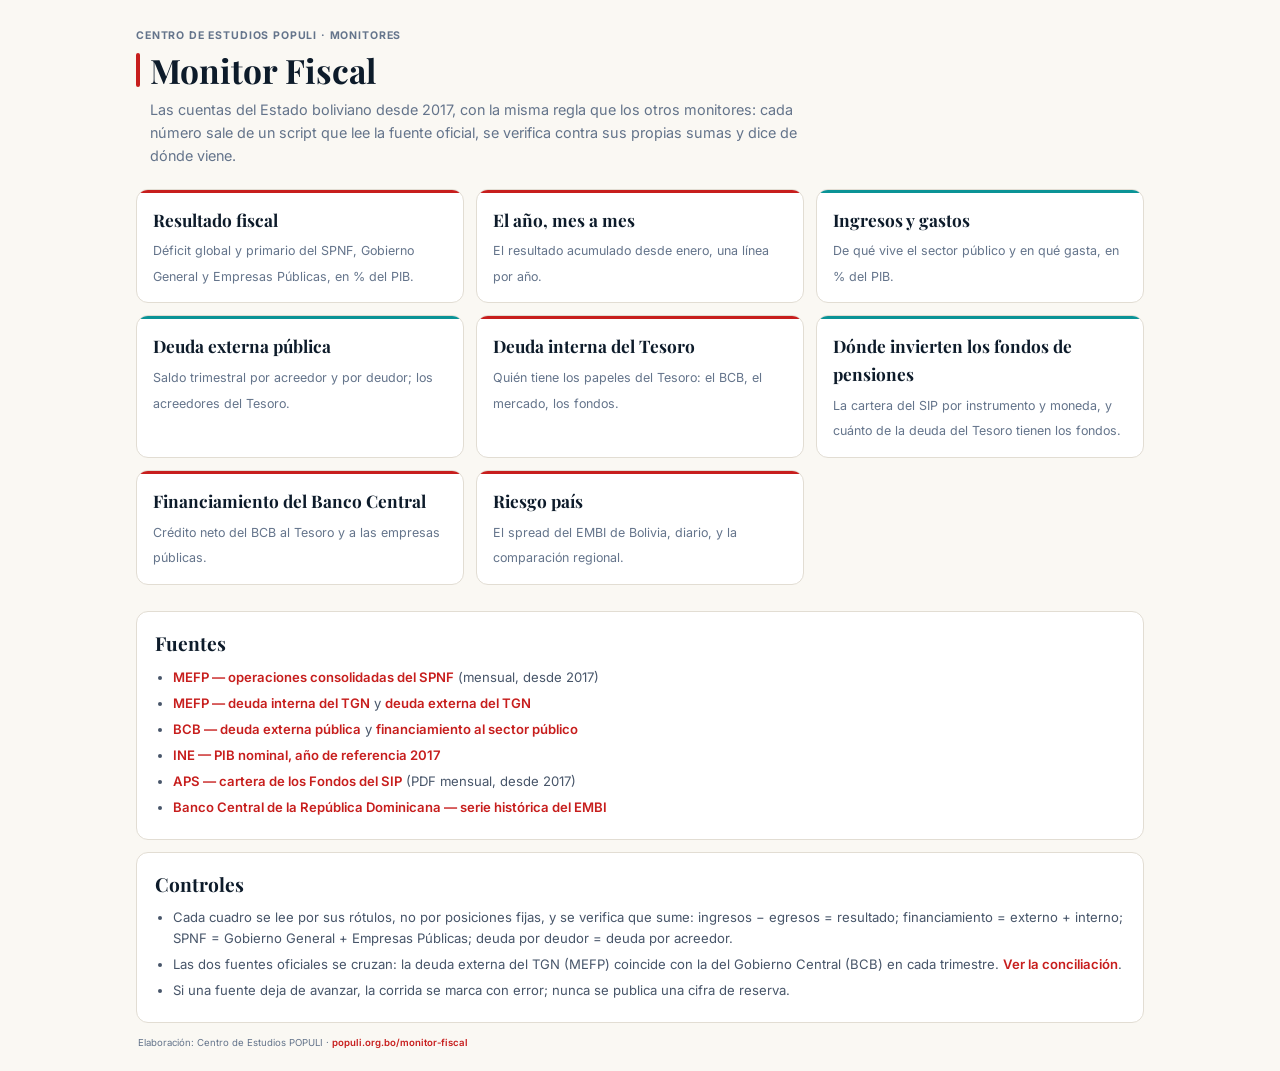
<file: index.html>
<!DOCTYPE html>
<html lang="es" data-theme="light">
<head>
<meta charset="UTF-8">
<meta name="viewport" content="width=device-width, initial-scale=1">
<title>Monitor Fiscal · Centro de Estudios POPULI</title>
<meta name="description" content="Las cuentas del Estado boliviano: resultado fiscal, ingresos y gastos, deuda externa e interna, fondos de pensiones, financiamiento del Banco Central y riesgo país. Datos oficiales, actualización automática.">
<link rel="preconnect" href="https://fonts.googleapis.com"><link rel="preconnect" href="https://fonts.gstatic.com" crossorigin>
<link href="https://fonts.googleapis.com/css2?family=Inter:wght@300..800&family=Playfair+Display:ital,wght@0,400..900;1,400..900&family=JetBrains+Mono:wght@400;500;600;700&display=swap" rel="stylesheet">
<link rel="stylesheet" href="embed/estilo.css">
<style>
  .wrap { max-width: 1040px; padding-top: 28px; }
  .antetitulo { font-size: .66rem; font-weight: 700; letter-spacing: .08em; text-transform: uppercase; color: var(--muted); margin-bottom: 6px; }
  .sec-title { font-size: 2.1rem; }
  .accent-bar { height: 34px; }
  .intro { font-size: .9rem; color: var(--muted); max-width: 72ch; margin: 8px 0 22px 14px; }
  .lista { display: grid; grid-template-columns: repeat(auto-fit, minmax(280px, 1fr)); gap: 12px; margin-bottom: 26px; }
  .lista a { position: relative; display: block; background: var(--card); border: 1px solid var(--border); border-radius: var(--radius); padding: 16px 16px 14px; text-decoration: none; color: var(--text); overflow: hidden; transition: transform .2s, box-shadow .2s; }
  .lista a::before { content: ''; position: absolute; top: 0; left: 0; right: 0; height: 3px; background: var(--c, #C71E1D); }
  .lista a:hover { transform: translateY(-2px); box-shadow: 0 8px 24px rgba(13,27,42,.08); }
  .lista b { font-family: 'Playfair Display', Georgia, serif; font-size: 1.08rem; color: var(--navy); display: block; margin-bottom: 4px; }
  [data-theme="dark"] .lista b { color: #fff; }
  .lista span { font-size: .78rem; color: var(--muted); line-height: 1.5; }
  h2 { font-family: 'Playfair Display', Georgia, serif; font-size: 1.2rem; color: var(--navy); margin: 0 0 8px; }
  .bloque { background: var(--card); border: 1px solid var(--border); border-radius: var(--radius); padding: 16px 18px; margin-bottom: 12px; }
  ul.f { margin: 0 0 0 18px; font-size: .82rem; color: var(--slate); } ul.f li { margin: 5px 0; }
  ul.f a, .source a { color: var(--populi); font-weight: 600; text-decoration: none; }
  ul.f a:hover { text-decoration: underline; }
</style>
</head>
<body>
<div class="wrap">
  <div class="antetitulo">Centro de Estudios POPULI · Monitores</div>
  <div class="sec-title"><span class="accent-bar"></span>Monitor Fiscal</div>
  <p class="intro">Las cuentas del Estado boliviano desde 2017, con la misma regla que los otros monitores: cada número sale de un script que lee la fuente oficial, se verifica contra sus propias sumas y dice de dónde viene.</p>
  <div class="lista">
    <a href="embed/resultado.html" style="--c:#C71E1D"><b>Resultado fiscal</b><span>Déficit global y primario del SPNF, Gobierno General y Empresas Públicas, en % del PIB.</span></a>
    <a href="embed/acumulado.html" style="--c:#C71E1D"><b>El año, mes a mes</b><span>El resultado acumulado desde enero, una línea por año.</span></a>
    <a href="embed/ingresos_gastos.html" style="--c:#0A9396"><b>Ingresos y gastos</b><span>De qué vive el sector público y en qué gasta, en % del PIB.</span></a>
    <a href="embed/deuda_externa.html" style="--c:#0A9396"><b>Deuda externa pública</b><span>Saldo trimestral por acreedor y por deudor; los acreedores del Tesoro.</span></a>
    <a href="embed/deuda_interna.html" style="--c:#C71E1D"><b>Deuda interna del Tesoro</b><span>Quién tiene los papeles del Tesoro: el BCB, el mercado, los fondos.</span></a>
    <a href="embed/pensiones.html" style="--c:#0A9396"><b>Dónde invierten los fondos de pensiones</b><span>La cartera del SIP por instrumento y moneda, y cuánto de la deuda del Tesoro tienen los fondos.</span></a>
    <a href="embed/financiamiento.html" style="--c:#C71E1D"><b>Financiamiento del Banco Central</b><span>Crédito neto del BCB al Tesoro y a las empresas públicas.</span></a>
    <a href="embed/riesgo_pais.html" style="--c:#C71E1D"><b>Riesgo país</b><span>El spread del EMBI de Bolivia, diario, y la comparación regional.</span></a>
  </div>
  <div class="bloque">
    <h2>Fuentes</h2>
    <ul class="f">
      <li><a href="https://www.economiayfinanzas.gob.bo/index.php/ejecucion-sector-publico-no-financiero">MEFP — operaciones consolidadas del SPNF</a> (mensual, desde 2017)</li>
      <li><a href="https://www.economiayfinanzas.gob.bo/viceministerios/vtcp/deuda-interna-tgn">MEFP — deuda interna del TGN</a> y <a href="https://www.economiayfinanzas.gob.bo/viceministerios/vtcp/deuda-externa-tgn">deuda externa del TGN</a></li>
      <li><a href="https://www.bcb.gob.bo/?q=content/sector-externo-0">BCB — deuda externa pública</a> y <a href="https://www.bcb.gob.bo/?q=content/sector-monetario">financiamiento al sector público</a></li>
      <li><a href="https://www.ine.gob.bo/referencia2017/pib_trimestral.html">INE — PIB nominal, año de referencia 2017</a></li>
      <li><a href="https://www.aps.gob.bo/index.php?option=com_sppagebuilder&view=page&id=20">APS — cartera de los Fondos del SIP</a> (PDF mensual, desde 2017)</li>
      <li><a href="https://www.bancentral.gov.do/a/d/2585-entorno-internacional">Banco Central de la República Dominicana — serie histórica del EMBI</a></li>
    </ul>
  </div>
  <div class="bloque">
    <h2>Controles</h2>
    <ul class="f">
      <li>Cada cuadro se lee por sus rótulos, no por posiciones fijas, y se verifica que sume: ingresos − egresos = resultado; financiamiento = externo + interno; SPNF = Gobierno General + Empresas Públicas; deuda por deudor = deuda por acreedor.</li>
      <li>Las dos fuentes oficiales se cruzan: la deuda externa del TGN (MEFP) coincide con la del Gobierno Central (BCB) en cada trimestre. <a href="salidas/conciliacion.txt">Ver la conciliación</a>.</li>
      <li>Si una fuente deja de avanzar, la corrida se marca con error; nunca se publica una cifra de reserva.</li>
    </ul>
  </div>
  <div class="source"><span class="source-txt">Elaboración: Centro de Estudios POPULI · <a href="https://populi.org.bo/monitor-fiscal/">populi.org.bo/monitor-fiscal</a></span></div>
</div>
</body>
</html>
</file>
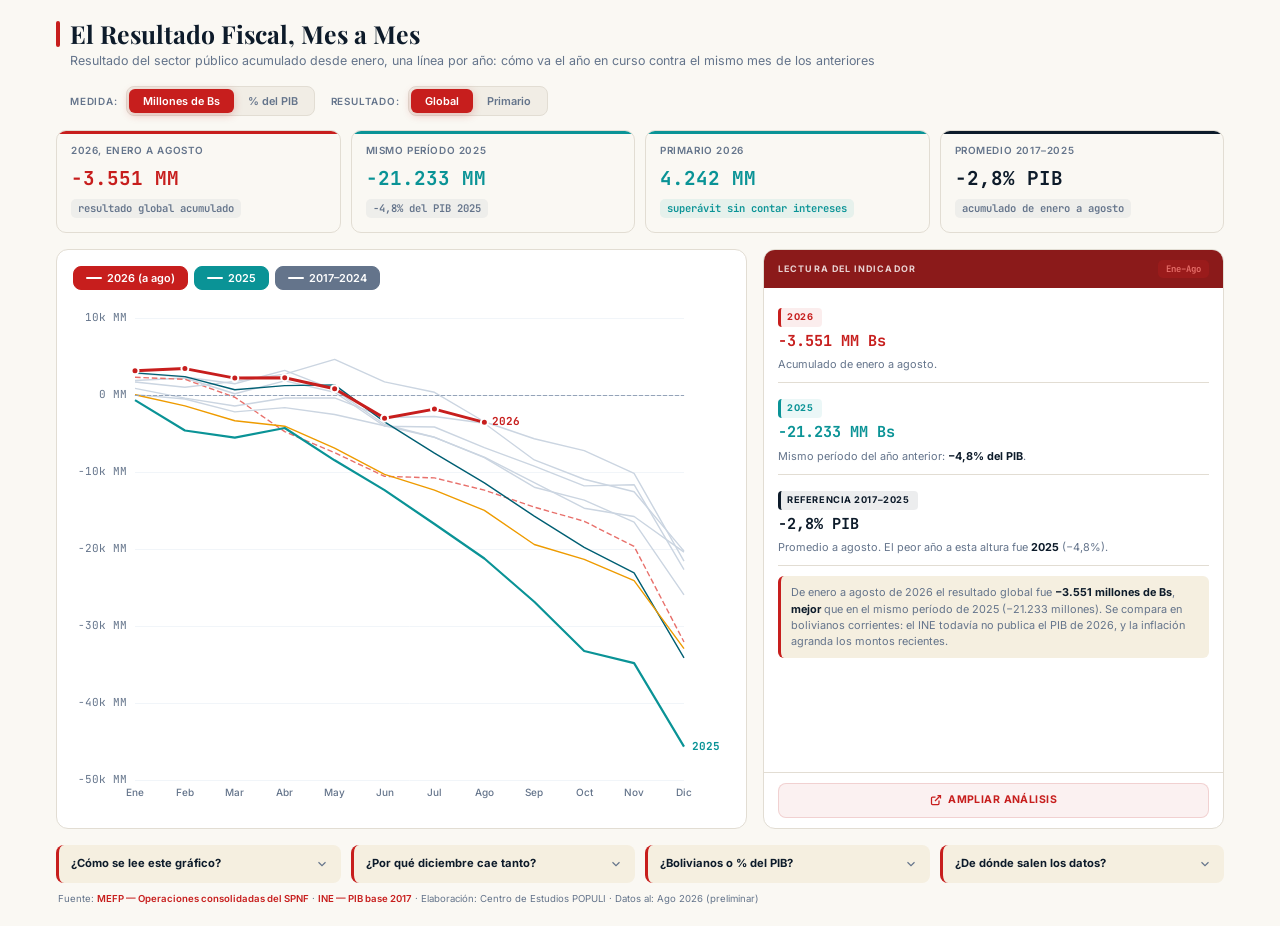
<file: embed/acumulado.html>
<!DOCTYPE html>
<html lang="es" data-theme="light">
<head>
  <meta charset="UTF-8" />
  <meta name="viewport" content="width=device-width, initial-scale=1.0" />
  <title>El Resultado Fiscal, Mes a Mes · Populi</title>
  <link rel="preconnect" href="https://fonts.googleapis.com" />
  <link rel="preconnect" href="https://fonts.gstatic.com" crossorigin />
  <link href="https://fonts.googleapis.com/css2?family=Inter:wght@300..800&family=Playfair+Display:ital,wght@0,400..900;1,400..900&family=JetBrains+Mono:wght@400;500;600;700&display=swap" rel="stylesheet" />
  <link rel="stylesheet" href="estilo.css" />
  <script src="lib/echarts.min.js"></script>
  <script src="base.js"></script>
</head>
<body>
  <div class="wrap">
    <div class="sec-hd">
      <div class="sec-title"><span class="accent-bar"></span>El Resultado Fiscal, Mes a Mes</div>
      <div class="sec-sub">Resultado del sector público acumulado desde enero, una línea por año: cómo va el año en curso contra el mismo mes de los anteriores</div>
    </div>

    <div class="hz-bar">
      <span class="hz-lbl">Medida:</span><div class="hz-grp" id="b-medida"></div>
      <span class="hz-lbl" style="margin-left:8px">Resultado:</span><div class="hz-grp" id="b-tipo"></div>
    </div>

    <div class="kpi-grid" id="kpis"></div>

    <div class="main-grid">
      <div class="chart-card">
        <div class="chart-ctrl"><div class="tog-grp" id="pastillas"></div></div>
        <div id="chart"><div class="loading"><div class="spinner"></div><span style="font-size:.8rem">Cargando…</span></div></div>
      </div>
      <div class="panel">
        <div class="panel-hd"><span class="panel-hd-t">Lectura del indicador</span><span class="panel-hd-d" id="panel-fecha"></span></div>
        <div class="panel-body" id="panel"></div>
        <div class="panel-ft"><a href="../index.html" target="_blank" class="amp"><svg width="12" height="12" viewBox="0 0 24 24" fill="none" stroke="currentColor" stroke-width="2.5"><path d="M18 13v6a2 2 0 01-2 2H5a2 2 0 01-2-2V8a2 2 0 012-2h6"/><polyline points="15 3 21 3 21 9"/><line x1="10" y1="14" x2="21" y2="3"/></svg>Ampliar análisis</a></div>
      </div>
    </div>

    <div class="edu-grid" id="preguntas"></div>
    <div class="source"><span class="source-txt" id="fuente"></span></div>
  </div>

  <script>
  (function () {
    const C = PF.C;
    const estado = { medida: 'bs', tipo: 'global', mes: null };
    const activas = new Set(['actual', 'previo', 'resto']);

    PF.cargar(['indicadores.json', 'spnf.json', 'pib.json']).then(function (r) {
      const ind = r[0], spnf = r[1], pib = r[2], AC = ind.acumulado;
      const actual = AC[AC.length - 1], previo = AC[AC.length - 2];
      const nM = actual.meses.length;
      // Color fijo por año: el actual en rojo, el anterior en turquesa, los dos de antes en
      // oro y petróleo; el resto, gris. 2020 (pandemia) punteado, como referencia.
      const color = function (a) {
        if (a.anio === actual.anio) return C.rojo;
        if (a.anio === previo.anio) return C.turquesa;
        if (a.anio === previo.anio - 1) return C.oro;
        if (a.anio === previo.anio - 2) return C.petroleo;
        return a.anio === 2020 ? C.rojoClaro : (PF.dk() ? '#475569' : '#CBD5E1');
      };
      const grupo = function (a) { return a.anio === actual.anio ? 'actual' : a.anio === previo.anio ? 'previo' : 'resto'; };
      const v = function (p) { return p ? (estado.medida === 'pib' ? p[estado.tipo + '_pib'] : p[estado.tipo]) : null; };
      const fmt = function (x) { return x == null ? '—' : estado.medida === 'pib' ? PF.num(x, 1) + '% PIB' : PF.num(x, 0) + ' MM Bs'; };
      const visibles = function () { return AC.filter(function (a) { return (estado.medida === 'bs' || a.pib) && activas.has(grupo(a)); }); };

      // Tarjetas.
      const act = actual.meses[nM - 1], mis = previo.meses[nM - 1];
      const conPib = AC.filter(function (a) { return a.pib && a.meses[nM - 1]; });
      const prom = conPib.reduce(function (s, a) { return s + a.meses[nM - 1].global_pib; }, 0) / conPib.length;
      const hasta = PF.MES_L[nM - 1];
      document.getElementById('kpis').innerHTML =
        PF.kpi(act.global < 0 ? C.rojo : C.turquesa, actual.anio + ', enero a ' + hasta, PF.num(act.global, 0) + ' MM', 'resultado global acumulado', 'flat') +
        PF.kpi(C.turquesa, 'Mismo período ' + previo.anio, PF.num(mis.global, 0) + ' MM', PF.num(mis.global_pib, 1) + '% del PIB ' + previo.anio, 'flat') +
        PF.kpi(act.primario >= 0 ? C.turquesa : C.rojoOscuro, 'Primario ' + actual.anio, PF.num(act.primario, 0) + ' MM', act.primario >= 0 ? 'superávit sin contar intereses' : 'déficit aun sin intereses', act.primario >= 0 ? 'down' : 'up') +
        PF.kpi(PF.tinta(), 'Promedio ' + conPib[0].anio + '–' + conPib[conPib.length - 1].anio, PF.num(prom, 1) + '% PIB', 'acumulado de enero a ' + hasta, 'flat');

      const g = PF.montar(document.getElementById('chart'), function () {
        const d = PF.dk();
        return {
          grid: { left: 62, right: PF.pequeno() ? 18 : 46, top: 18, bottom: 32 },
          xAxis: PF.ejeX(PF.MES, { boundaryGap: false }),
          yAxis: PF.ejeY(function (x) { return estado.medida === 'pib' ? PF.num(x, 0) + '%' : PF.corto(x) + ' MM'; }),
          tooltip: PF.tooltip(function (ps) {
            const m = ps[0].dataIndex;
            panel(m);
            let h = PF.ttTitulo('Enero a ' + PF.MES_L[m]);
            ps.slice().sort(function (x, y) { return y.seriesName - x.seriesName; }).forEach(function (q) { if (q.value != null) h += PF.ttFila(q.color, q.seriesName, fmt(q.value)); });
            return h;
          }, { axisPointer: { type: 'line', lineStyle: { color: d ? '#475569' : '#94A3B8', type: 'dashed' } } }),
          series: visibles().map(function (a) {
            const esActual = a.anio === actual.anio, dest = esActual || a.anio === previo.anio;
            return {
              name: String(a.anio), type: 'line', data: a.meses.map(v), smooth: false, z: esActual ? 6 : dest ? 4 : 2,
              symbol: 'circle', symbolSize: esActual ? 7 : 0, showSymbol: esActual,
              lineStyle: { width: esActual ? 3 : dest ? 2.2 : 1.4, color: color(a), type: a.anio === 2020 ? 'dashed' : 'solid' },
              itemStyle: { color: color(a), borderColor: d ? '#141414' : '#fff', borderWidth: 2 },
              emphasis: { focus: 'series' },
              endLabel: { show: dest && !PF.pequeno(), formatter: '{a}', color: color(a), fontFamily: 'JetBrains Mono', fontSize: 11, fontWeight: 700 },
              markLine: a === visibles()[0] ? { silent: true, symbol: 'none', data: [{ yAxis: 0 }], lineStyle: { color: d ? '#475569' : '#94A3B8', width: 1 }, label: { show: false } } : undefined
            };
          })
        };
      });
      g.chart.on('click', function (q) { if (q.dataIndex !== undefined) panel(q.dataIndex); });

      PF.pastillas(document.getElementById('pastillas'), [
        { k: 'actual', nombre: String(actual.anio) + (actual.completo ? '' : ' (a ' + PF.MES[nM - 1].toLowerCase() + ')'), color: C.rojo },
        { k: 'previo', nombre: String(previo.anio), color: C.turquesa },
        { k: 'resto', nombre: AC[0].anio + '–' + (previo.anio - 1), color: C.grisOscuro }
      ], activas, function () { g.redibujar(); });
      PF.botonera(document.getElementById('b-medida'), [['bs', 'Millones de Bs'], ['pib', '% del PIB']], estado.medida, function (x) { estado.medida = x; g.redibujar(); panel(estado.mes); });
      PF.botonera(document.getElementById('b-tipo'), [['global', 'Global'], ['primario', 'Primario']], estado.tipo, function (x) { estado.tipo = x; g.redibujar(); panel(estado.mes); });

      function panel(m) {
        if (m === null || m === undefined) m = nM - 1;
        estado.mes = m;
        document.getElementById('panel-fecha').textContent = 'Ene–' + PF.MES[m];
        const ea = actual.meses[m], ep = previo.meses[m];
        const refs = AC.filter(function (a) { return a.pib && a.meses[m] && a !== actual; });
        const promM = refs.reduce(function (s, a) { return s + a.meses[m][estado.tipo + '_pib']; }, 0) / refs.length;
        const peor = refs.reduce(function (x, a) { return a.meses[m][estado.tipo + '_pib'] < x.meses[m][estado.tipo + '_pib'] ? a : x; });
        let h = '';
        h += ea ? PF.pb(C.rojo, String(actual.anio), fmt(v(ea)), 'Acumulado de enero a ' + PF.MES_L[m] + '.' + (estado.medida === 'pib' ? '' : '')) :
                  PF.pb(C.rojo, String(actual.anio), '—', 'Todavía no hay dato de ' + PF.MES_L[m] + '.');
        h += PF.pb(C.turquesa, String(previo.anio), fmt(v(ep)), 'Mismo período del año anterior: <strong>' + PF.num(ep[estado.tipo + '_pib'], 1) + '% del PIB</strong>.');
        h += PF.pb(PF.tinta(), 'Referencia ' + refs[0].anio + '–' + refs[refs.length - 1].anio, PF.num(promM, 1) + '% PIB',
                   'Promedio a ' + PF.MES_L[m] + '. El peor año a esta altura fue <strong>' + peor.anio + '</strong> (' + PF.num(peor.meses[m][estado.tipo + '_pib'], 1) + '%).');
        let t;
        if (ea) {
          const mejora = ea[estado.tipo] > ep[estado.tipo];
          t = 'De enero a ' + PF.MES_L[m] + ' de ' + actual.anio + ' el resultado ' + estado.tipo + ' fue <strong>' + PF.num(ea[estado.tipo], 0) + ' millones de Bs</strong>, ' +
              (mejora ? '<strong>mejor</strong>' : '<strong>peor</strong>') + ' que en el mismo período de ' + previo.anio + ' (' + PF.num(ep[estado.tipo], 0) + ' millones). ' +
              'Se compara en bolivianos corrientes: el INE todavía no publica el PIB de ' + actual.anio + ', y la inflación agranda los montos recientes.';
        } else {
          t = 'Para ' + PF.MES_L[m] + ' todavía no hay dato de ' + actual.anio + '. El MEFP publica el mes con unas seis a ocho semanas de rezago.';
        }
        document.getElementById('panel').innerHTML = h + PF.ctx(t);
      }
      panel(nM - 1);

      PF.preguntas(document.getElementById('preguntas'), [
        ['¿Cómo se lee este gráfico?', 'Cada línea suma el resultado del sector público mes a mes desde enero. Si la línea baja, el déficit se acumula. Comparar un año con otro <strong>en el mismo mes</strong> evita confundir la estacionalidad (hay meses de mucho gasto, como diciembre) con un cambio de tendencia.'],
        ['¿Por qué diciembre cae tanto?', 'Al cierre del año se concentran pagos: aguinaldos, inversión pública que se ejecuta a último momento y transferencias. Por eso buena parte del déficit anual se forma en los últimos meses.'],
        ['¿Bolivianos o % del PIB?', 'En <strong>bolivianos</strong> se ve el monto, pero la inflación agranda los años recientes. En <strong>% del PIB</strong> los años se comparan en su escala; el año en curso aparece recién cuando el INE publica su PIB.'],
        ['¿De dónde salen los datos?', 'De las operaciones consolidadas del sector público no financiero que publica el MEFP cada mes (flujo de caja). Los meses del año en curso son preliminares y se revisan al publicar el mes siguiente.']
      ]);
      document.getElementById('fuente').innerHTML = 'Fuente: <a href="' + spnf.meta.pagina + '" target="_blank">MEFP — Operaciones consolidadas del SPNF</a> · <a href="' + pib.meta.pagina +
        '" target="_blank">INE — PIB base 2017</a> · Elaboración: Centro de Estudios POPULI · Datos al: ' + PF.mes(spnf.meta.ultimo_mes) + ' (preliminar)';
    }).catch(function (e) { document.getElementById('chart').innerHTML = '<div class="loading" style="color:#C71E1D">No se pudieron cargar los datos: ' + e.message + '</div>'; });
  })();
  </script>
</body>
</html>
</file>
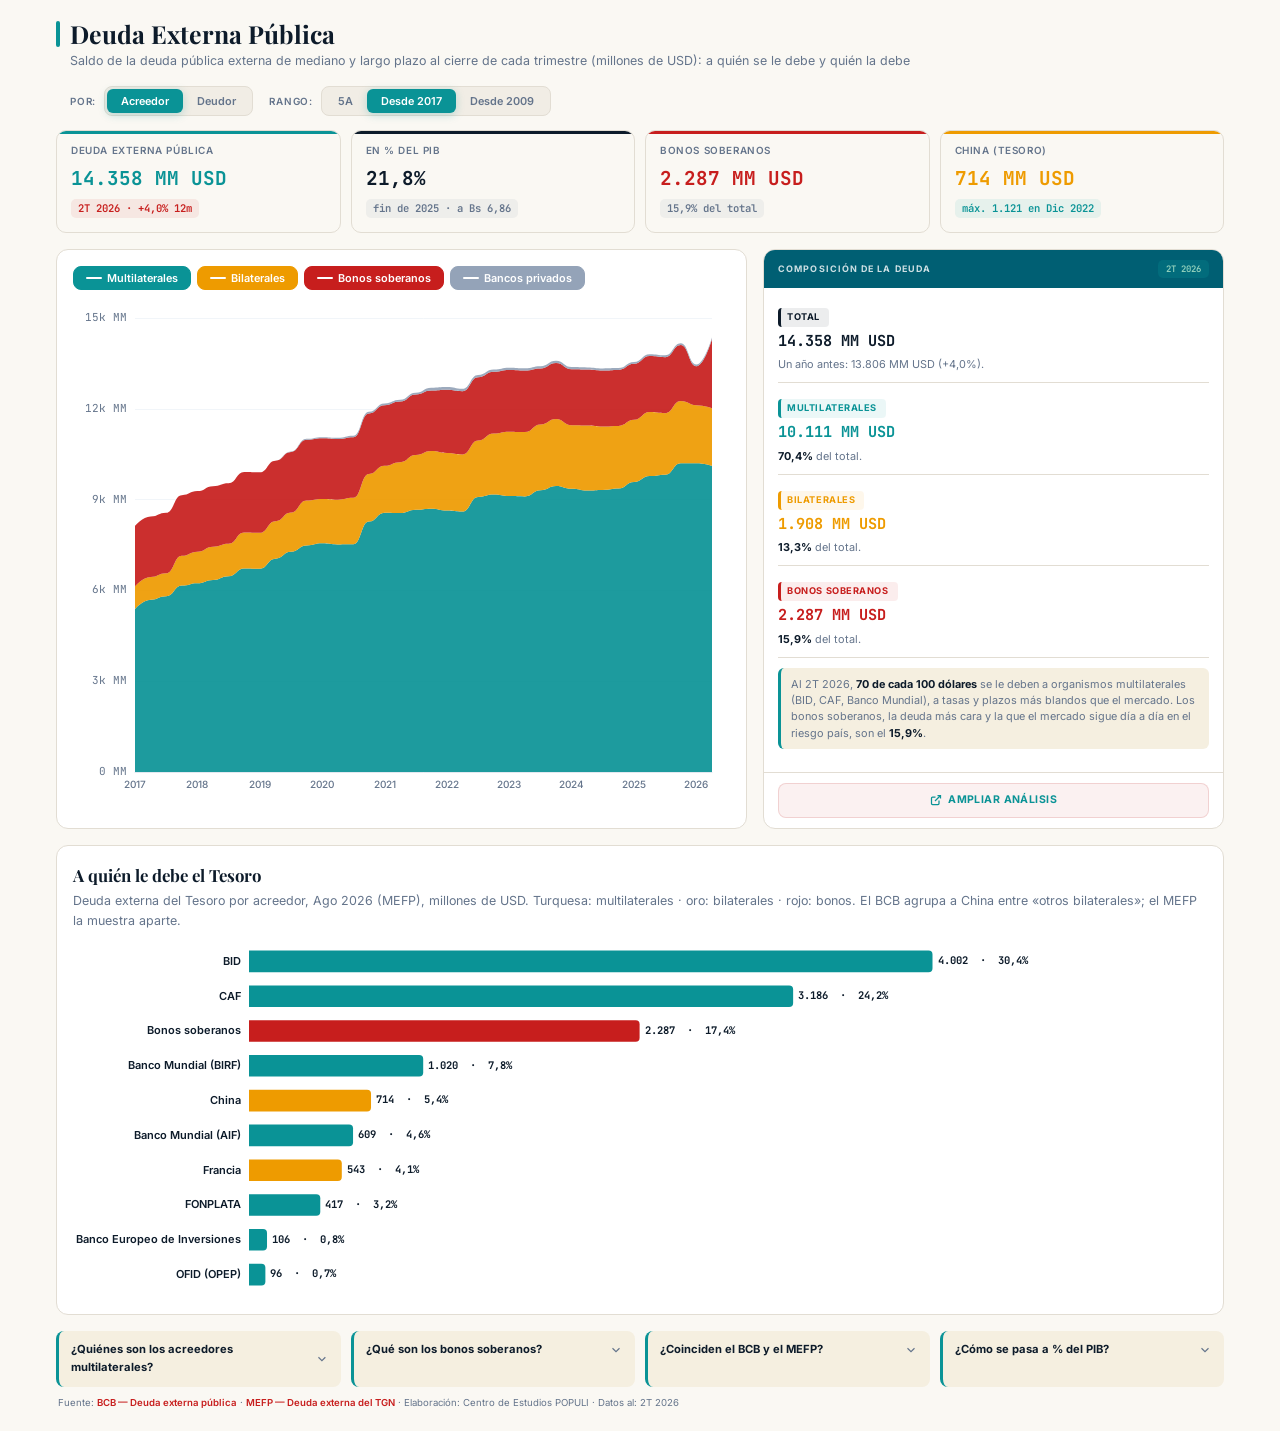
<file: embed/deuda_externa.html>
<!DOCTYPE html>
<html lang="es" data-theme="light">
<head>
  <meta charset="UTF-8" />
  <meta name="viewport" content="width=device-width, initial-scale=1.0" />
  <title>Deuda Externa Pública · Populi</title>
  <link rel="preconnect" href="https://fonts.googleapis.com" />
  <link rel="preconnect" href="https://fonts.gstatic.com" crossorigin />
  <link href="https://fonts.googleapis.com/css2?family=Inter:wght@300..800&family=Playfair+Display:ital,wght@0,400..900;1,400..900&family=JetBrains+Mono:wght@400;500;600;700&display=swap" rel="stylesheet" />
  <link rel="stylesheet" href="estilo.css" />
  <style>:root{--c-accent:#0A9396}.hz-btn.active{box-shadow:0 2px 8px rgba(10,147,150,.25)}#acreedores{height:360px}</style>
  <script src="lib/echarts.min.js"></script>
  <script src="base.js"></script>
</head>
<body>
  <div class="wrap">
    <div class="sec-hd">
      <div class="sec-title"><span class="accent-bar"></span>Deuda Externa Pública</div>
      <div class="sec-sub">Saldo de la deuda pública externa de mediano y largo plazo al cierre de cada trimestre (millones de USD): a quién se le debe y quién la debe</div>
    </div>

    <div class="hz-bar">
      <span class="hz-lbl">Por:</span><div class="hz-grp" id="b-corte"></div>
      <span class="hz-lbl" style="margin-left:8px">Rango:</span><div class="hz-grp" id="b-rango"></div>
    </div>

    <div class="kpi-grid" id="kpis"></div>

    <div class="main-grid">
      <div class="chart-card">
        <div class="chart-ctrl"><div class="tog-grp" id="pastillas"></div></div>
        <div id="chart"><div class="loading"><div class="spinner"></div><span style="font-size:.8rem">Cargando…</span></div></div>
      </div>
      <div class="panel">
        <div class="panel-hd" style="background:#005F73"><span class="panel-hd-t">Composición de la deuda</span><span class="panel-hd-d" id="panel-fecha" style="color:#94D2BD;background:rgba(10,147,150,.25)"></span></div>
        <div class="panel-body" id="panel"></div>
        <div class="panel-ft"><a href="../index.html" target="_blank" class="amp"><svg width="12" height="12" viewBox="0 0 24 24" fill="none" stroke="currentColor" stroke-width="2.5"><path d="M18 13v6a2 2 0 01-2 2H5a2 2 0 01-2-2V8a2 2 0 012-2h6"/><polyline points="15 3 21 3 21 9"/><line x1="10" y1="14" x2="21" y2="3"/></svg>Ampliar análisis</a></div>
      </div>
    </div>

    <div class="sub-card">
      <h3>A quién le debe el Tesoro</h3>
      <div class="sec-sub" id="sub-acre"></div>
      <div id="acreedores"></div>
    </div>

    <div class="edu-grid" id="preguntas"></div>
    <div class="source"><span class="source-txt" id="fuente"></span></div>
  </div>

  <script>
  (function () {
    const C = PF.C;
    const estado = { corte: 'acreedor', rango: '2017', idx: null };
    const PARTES = {
      acreedor: [['multilateral', 'Multilaterales', C.turquesa], ['bilateral', 'Bilaterales', C.oro], ['titulos_de_deuda', 'Bonos soberanos', C.rojo], ['privados', 'Bancos privados', C.gris]],
      deudor: [['gobierno_central', 'Tesoro (Gob. Central)', C.turquesa], ['empresas_publicas', 'Empresas públicas', C.oro], ['gobiernos_locales', 'Gobernaciones y municipios', C.naranja], ['resto', 'Resto', C.gris]]
    };
    let activas;

    PF.cargar(['deuda_externa.json', 'deuda_externa_tgn.json', 'indicadores.json', 'conciliacion.json']).then(function (r) {
      const de = r[0], tgn = r[1], ind = r[2], conc = r[3];
      const T = { acreedor: de.trimestral.saldo_acreedor, deudor: de.trimestral.saldo_deudor }, P = T.acreedor.periodos, N = P.length - 1;
      const val = function (k, i) {
        const t = T[estado.corte];
        if (k === 'resto') return t.total[i] - t.gobierno_central[i] - t.empresas_publicas[i] - t.gobiernos_locales[i];
        return t[k][i];
      };
      const inicio = function () {
        if (estado.rango === 'todo') return 0;
        if (estado.rango === '5a') return Math.max(0, N - 19);
        return P.indexOf('2017-T1');
      };
      const A = ind.anual, ua = A[A.length - 1];
      const iAnio = N - 4, ult = tgn.meses.length - 1, china = tgn.series['bilateral.china'];
      const chinaMax = Math.max.apply(null, china), iChinaMax = china.indexOf(chinaMax);

      document.getElementById('kpis').innerHTML =
        PF.kpi(C.turquesa, 'Deuda externa pública', PF.num(T.acreedor.total[N], 0) + ' MM USD', PF.trim(P[N]) + ' · ' + PF.signo(100 * (T.acreedor.total[N] / T.acreedor.total[iAnio] - 1), 1) + '% 12m', T.acreedor.total[N] > T.acreedor.total[iAnio] ? 'up' : 'down') +
        PF.kpi(PF.tinta(), 'En % del PIB', PF.num(ua.deuda_externa.total_pib, 1) + '%', 'fin de ' + ua.anio + ' · a Bs ' + PF.num(ua.deuda_externa.tc, 2), 'flat') +
        PF.kpi(C.rojo, 'Bonos soberanos', PF.num(T.acreedor.titulos_de_deuda[N], 0) + ' MM USD', PF.num(100 * T.acreedor.titulos_de_deuda[N] / T.acreedor.total[N], 1) + '% del total', 'flat') +
        PF.kpi(C.oro, 'China (Tesoro)', PF.num(china[ult], 0) + ' MM USD', 'máx. ' + PF.num(chinaMax, 0) + ' en ' + PF.mes(tgn.meses[iChinaMax]), china[ult] < chinaMax ? 'down' : 'up');

      function opciones() {
        const d = PF.dk(), i0 = inicio(), X = P.slice(i0), partes = PARTES[estado.corte];
        return {
          grid: { left: 62, right: 18, top: 18, bottom: 40 },
          xAxis: PF.ejeTiempo(X),
          yAxis: PF.ejeY(function (v) { return PF.corto(v) + ' MM'; }),
          tooltip: PF.tooltip(function (ps) {
            const i = i0 + ps[0].dataIndex; panel(i);
            let h = PF.ttTitulo(PF.trim(P[i]));
            ps.slice().reverse().forEach(function (q) { h += PF.ttFila(q.color, q.seriesName, PF.num(q.value, 0) + ' MM USD'); });
            return h + PF.ttPie('Total: <strong style="color:#fff">' + PF.num(T.acreedor.total[i], 0) + ' MM USD</strong>');
          }, { axisPointer: { type: 'line', lineStyle: { color: d ? '#475569' : '#94A3B8', type: 'dashed' } } }),
          series: partes.filter(function (pt) { return activas.has(pt[0]); }).map(function (pt) {
            return { name: pt[1], type: 'line', stack: 'd', smooth: true, smoothMonotone: 'x', symbol: 'none', lineStyle: { width: 0 },
                     areaStyle: { color: pt[2], opacity: d ? 0.88 : 0.92 }, itemStyle: { color: pt[2] }, emphasis: { focus: 'series' },
                     data: X.map(function (_, j) { return val(pt[0], i0 + j); }) };
          })
        };
      }
      activas = new Set(PARTES.acreedor.map(function (p) { return p[0]; }));
      const g = PF.montar(document.getElementById('chart'), opciones);

      function pastillas() {
        activas = new Set(PARTES[estado.corte].map(function (p) { return p[0]; }));
        PF.pastillas(document.getElementById('pastillas'), PARTES[estado.corte].map(function (p) { return { k: p[0], nombre: p[1], color: p[2] }; }), activas, function () { g.redibujar(); });
      }
      pastillas(); g.redibujar();
      PF.botonera(document.getElementById('b-corte'), [['acreedor', 'Acreedor'], ['deudor', 'Deudor']], estado.corte, function (x) { estado.corte = x; pastillas(); g.redibujar(); panel(estado.idx); });
      PF.botonera(document.getElementById('b-rango'), [['5a', '5A'], ['2017', 'Desde 2017'], ['todo', 'Desde 2009']], estado.rango, function (x) { estado.rango = x; g.redibujar(); });

      function panel(i) {
        if (i === null || i === undefined) i = N;
        estado.idx = i;
        document.getElementById('panel-fecha').textContent = PF.trim(P[i]);
        const tot = T.acreedor.total[i];
        let h = PF.pb(PF.tinta(), 'Total', PF.num(tot, 0) + ' MM USD', i >= 4 ? 'Un año antes: ' + PF.num(T.acreedor.total[i - 4], 0) + ' MM USD (' + PF.signo(100 * (tot / T.acreedor.total[i - 4] - 1), 1) + '%).' : '');
        PARTES[estado.corte].forEach(function (pt) {
          const v = val(pt[0], i);
          if (pt[0] !== 'privados' && pt[0] !== 'resto') h += PF.pb(pt[2], pt[1], PF.num(v, 0) + ' MM USD', '<strong>' + PF.num(100 * v / tot, 1) + '%</strong> del total.');
        });
        const multi = T.acreedor.multilateral[i] / tot, bonos = T.acreedor.titulos_de_deuda[i] / tot;
        const t = 'Al ' + PF.trim(P[i]) + ', <strong>' + PF.num(100 * multi, 0) + ' de cada 100 dólares</strong> se le deben a organismos multilaterales (BID, CAF, Banco Mundial), a tasas y plazos más blandos que el mercado. ' +
          'Los bonos soberanos, la deuda más cara y la que el mercado sigue día a día en el riesgo país, son el <strong>' + PF.num(100 * bonos, 1) + '%</strong>.';
        document.getElementById('panel').innerHTML = h + PF.ctx(t);
      }
      panel(N);

      // Ranking de acreedores del Tesoro (MEFP): barras horizontales por grupo.
      const acre = Object.keys(tgn.series).filter(function (k) { return k.split('.').length === 2 && tgn.series[k][ult]; })
        .map(function (k) { return { g: k.split('.')[0], k: k.split('.')[1], v: tgn.series[k][ult] }; })
        .sort(function (a, b) { return a.v - b.v; }).slice(-10);
      const colorG = { multilateral: C.turquesa, bilateral: C.oro, privados: C.rojo };
      document.getElementById('sub-acre').textContent = 'Deuda externa del Tesoro por acreedor, ' + PF.mes(tgn.meses[ult]) + ' (MEFP), millones de USD. Turquesa: multilaterales · oro: bilaterales · rojo: bonos. El BCB agrupa a China entre «otros bilaterales»; el MEFP la muestra aparte.';
      PF.montar(document.getElementById('acreedores'), function () {
        const d = PF.dk(), tot = tgn.series.total[ult], izq = PF.pequeno() ? 112 : 176;
        return {
          // Margen fijo y nombres que se parten en dos líneas: containLabel cortaba el más largo.
          grid: { left: izq, right: 104, top: 6, bottom: 6 },
          xAxis: { type: 'value', show: false },
          yAxis: { type: 'category', data: acre.map(function (a) { return tgn.meta.nombres[a.k] || a.k; }), axisLine: { show: false }, axisTick: { show: false },
                   axisLabel: { fontFamily: 'Inter', fontSize: 11, fontWeight: 600, color: d ? '#E2E8F0' : '#0D1B2A', width: izq - 14, overflow: 'break', lineHeight: 13 } },
          tooltip: PF.tooltip(function (ps) { const a = acre[ps[0].dataIndex]; return PF.ttTitulo(tgn.meta.nombres[a.k] || a.k) + PF.ttFila(colorG[a.g], 'Saldo', PF.num(a.v, 0) + ' MM USD') + PF.ttPie(PF.num(100 * a.v / tot, 1) + '% de la deuda externa del Tesoro'); }),
          series: [{ type: 'bar', barWidth: '62%', data: acre.map(function (a) { return { value: a.v, itemStyle: { color: colorG[a.g], borderRadius: [0, 4, 4, 0] } }; }),
                     label: { show: true, position: 'right', fontFamily: 'JetBrains Mono', fontSize: 10.5, fontWeight: 700, color: d ? '#E2E8F0' : '#0D1B2A', formatter: function (q) { return PF.num(q.value, 0) + '  ·  ' + PF.num(100 * q.value / tot, 1) + '%'; } } }]
        };
      });

      const ce = conc.externa, dmax = Math.max.apply(null, ce.map(function (x) { return Math.abs(x.diferencia); }));
      PF.preguntas(document.getElementById('preguntas'), [
        ['¿Quiénes son los acreedores multilaterales?', 'Organismos de los que Bolivia es socia: el <strong>BID</strong>, la <strong>CAF</strong>, el <strong>Banco Mundial</strong> y otros. Prestan a plazos largos y tasas más bajas que el mercado, casi siempre para proyectos.'],
        ['¿Qué son los bonos soberanos?', 'Títulos que el Estado vende a inversores internacionales. Son la deuda más cara y la más sensible al mercado: su rendimiento, comparado con el de los bonos de Estados Unidos, es el <strong>riesgo país</strong>.'],
        ['¿Coinciden el BCB y el MEFP?', 'Sí. La deuda externa del Tesoro que publica el MEFP y la del Gobierno Central que registra el BCB son iguales en los <strong>' + ce.length + ' trimestres</strong> desde el ' + PF.trim(ce[0].periodo) + ' (la mayor diferencia, ' + PF.num(dmax, 1) + ' millones de dólares).'],
        ['¿Cómo se pasa a % del PIB?', 'Se convierte a bolivianos al tipo de cambio oficial de compra (Bs ' + PF.num(ind.meta.tipo_cambio.fijo, 2) + ' por dólar hasta el ' + PF.dia(ind.meta.tipo_cambio.hasta) + '; después, el oficial vigente) y se divide por el PIB nominal del año (INE, base 2017).']
      ]);
      document.getElementById('fuente').innerHTML = 'Fuente: <a href="' + de.meta.pagina + '" target="_blank">BCB — Deuda externa pública</a> · <a href="' + tgn.meta.pagina + '" target="_blank">MEFP — Deuda externa del TGN</a> · Elaboración: Centro de Estudios POPULI · Datos al: ' + PF.trim(de.meta.ultimo_trimestre);
    }).catch(function (e) { document.getElementById('chart').innerHTML = '<div class="loading" style="color:#C71E1D">No se pudieron cargar los datos: ' + e.message + '</div>'; });
  })();
  </script>
</body>
</html>
</file>
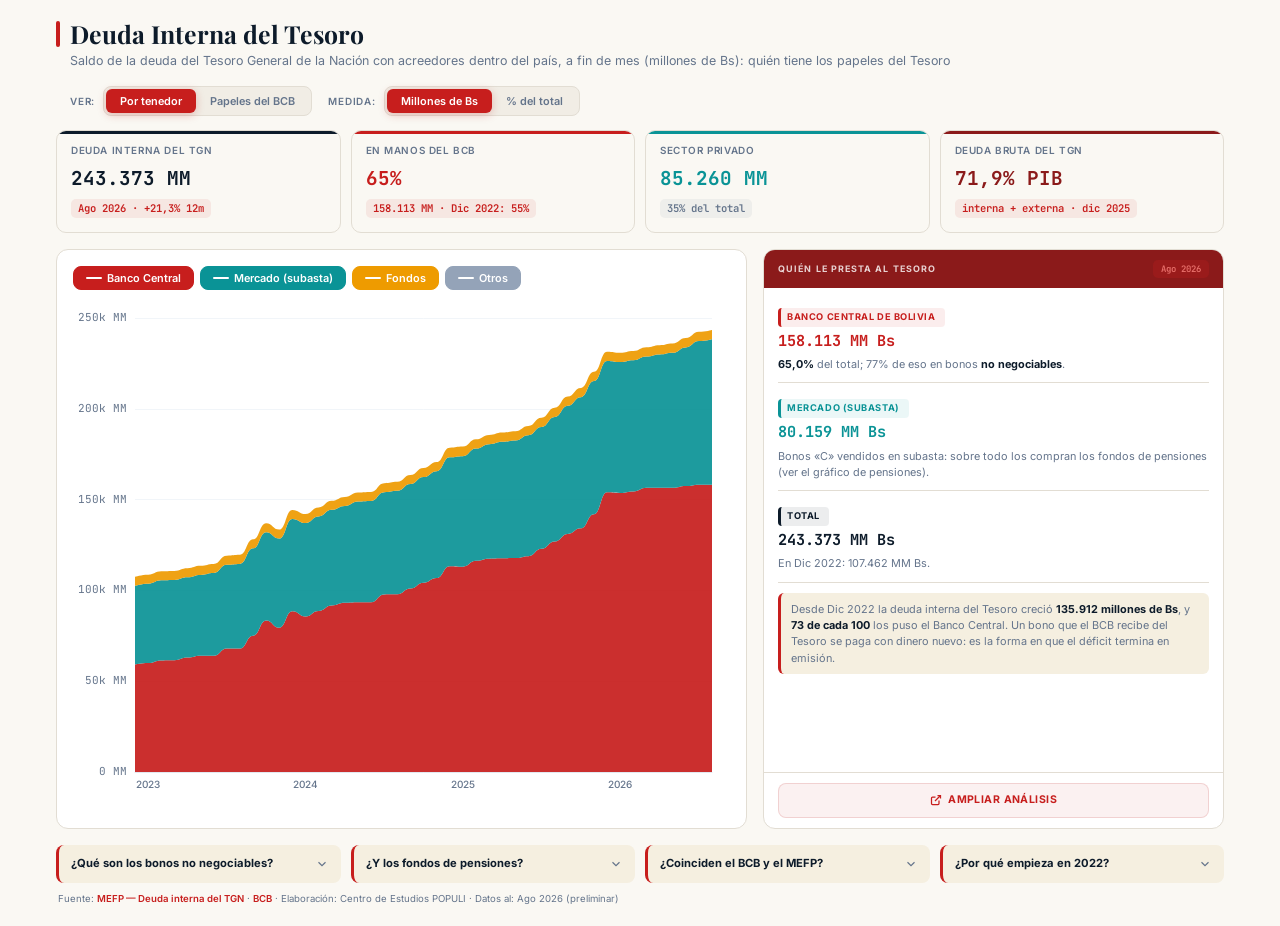
<file: embed/deuda_interna.html>
<!DOCTYPE html>
<html lang="es" data-theme="light">
<head>
  <meta charset="UTF-8" />
  <meta name="viewport" content="width=device-width, initial-scale=1.0" />
  <title>Deuda Interna del Tesoro · Populi</title>
  <link rel="preconnect" href="https://fonts.googleapis.com" />
  <link rel="preconnect" href="https://fonts.gstatic.com" crossorigin />
  <link href="https://fonts.googleapis.com/css2?family=Inter:wght@300..800&family=Playfair+Display:ital,wght@0,400..900;1,400..900&family=JetBrains+Mono:wght@400;500;600;700&display=swap" rel="stylesheet" />
  <link rel="stylesheet" href="estilo.css" />
  <script src="lib/echarts.min.js"></script>
  <script src="base.js"></script>
</head>
<body>
  <div class="wrap">
    <div class="sec-hd">
      <div class="sec-title"><span class="accent-bar"></span>Deuda Interna del Tesoro</div>
      <div class="sec-sub">Saldo de la deuda del Tesoro General de la Nación con acreedores dentro del país, a fin de mes (millones de Bs): quién tiene los papeles del Tesoro</div>
    </div>

    <div class="hz-bar">
      <span class="hz-lbl">Ver:</span><div class="hz-grp" id="b-vista"></div>
      <span class="hz-lbl" style="margin-left:8px">Medida:</span><div class="hz-grp" id="b-medida"></div>
    </div>

    <div class="kpi-grid" id="kpis"></div>

    <div class="main-grid">
      <div class="chart-card">
        <div class="chart-ctrl"><div class="tog-grp" id="pastillas"></div></div>
        <div id="chart"><div class="loading"><div class="spinner"></div><span style="font-size:.8rem">Cargando…</span></div></div>
      </div>
      <div class="panel">
        <div class="panel-hd"><span class="panel-hd-t">Quién le presta al Tesoro</span><span class="panel-hd-d" id="panel-fecha"></span></div>
        <div class="panel-body" id="panel"></div>
        <div class="panel-ft"><a href="../index.html" target="_blank" class="amp"><svg width="12" height="12" viewBox="0 0 24 24" fill="none" stroke="currentColor" stroke-width="2.5"><path d="M18 13v6a2 2 0 01-2 2H5a2 2 0 01-2-2V8a2 2 0 012-2h6"/><polyline points="15 3 21 3 21 9"/><line x1="10" y1="14" x2="21" y2="3"/></svg>Ampliar análisis</a></div>
      </div>
    </div>

    <div class="edu-grid" id="preguntas"></div>
    <div class="source"><span class="source-txt" id="fuente"></span></div>
  </div>

  <script>
  (function () {
    const C = PF.C;
    const estado = { vista: 'tenedor', medida: 'bs', idx: null };
    // El BCB en la familia roja; el mercado en la turquesa: de un vistazo, cuánto del Tesoro
    // se financia con emisión y cuánto con ahorro.
    const VISTAS = {
      tenedor: [['publico_financiero.bcb', 'Banco Central', C.rojo], ['privado.mercado_financiero', 'Mercado (subasta)', C.turquesa],
                ['privado.fondos', 'Fondos', C.oro], ['resto', 'Otros', C.gris]],
      bcb: [['publico_financiero.bcb.bt_no_negociables', 'BCB · bonos no negociables', C.rojo], ['publico_financiero.bcb.bt_negociables', 'BCB · bonos negociables', C.rojoClaro],
            ['publico_financiero.bcb.bt_credito_emergencia', 'BCB · crédito de emergencia', C.rojoOscuro], ['historica', 'BCB · deuda histórica y títulos', C.oro],
            ['privado', 'Sector privado', C.petroleo], ['resto2', 'Otros', C.gris]]
    };
    let activas;

    PF.cargar(['deuda_interna.json', 'bcb_osf.json', 'conciliacion.json', 'indicadores.json']).then(function (r) {
      const di = r[0], osf = r[1], conc = r[2], ind = r[3];
      const M = di.meses, S = di.series, N = M.length - 1;
      const val = function (k, i) {
        if (k === 'resto') return di.total[i] - S['publico_financiero.bcb'][i] - S['privado.mercado_financiero'][i] - S['privado.fondos'][i];
        if (k === 'historica') return S['publico_financiero.bcb.deuda_historica_a'][i] + S['publico_financiero.bcb.deuda_historica_b'][i] + S['publico_financiero.bcb.titulos_bcb'][i];
        if (k === 'resto2') return di.total[i] - S['publico_financiero.bcb'][i] - S['privado'][i];
        return S[k][i];
      };
      const medida = function (v, i) { return estado.medida === 'pct' ? 100 * v / di.total[i] : v; };
      const j12 = M.indexOf((+M[N].slice(0, 4) - 1) + M[N].slice(4));
      const bcb = S['publico_financiero.bcb'], priv = S['privado'];
      const ua = ind.anual[ind.anual.length - 1];

      document.getElementById('kpis').innerHTML =
        PF.kpi(PF.tinta(), 'Deuda interna del TGN', PF.num(di.total[N], 0) + ' MM', PF.mes(M[N]) + (j12 >= 0 ? ' · ' + PF.signo(100 * (di.total[N] / di.total[j12] - 1), 1) + '% 12m' : ''), 'up') +
        PF.kpi(C.rojo, 'En manos del BCB', PF.num(100 * bcb[N] / di.total[N], 0) + '%', PF.num(bcb[N], 0) + ' MM · ' + PF.mes(M[0]) + ': ' + PF.num(100 * bcb[0] / di.total[0], 0) + '%', 'up') +
        PF.kpi(C.turquesa, 'Sector privado', PF.num(priv[N], 0) + ' MM', PF.num(100 * priv[N] / di.total[N], 0) + '% del total', 'flat') +
        PF.kpi(C.rojoOscuro, 'Deuda bruta del TGN', PF.num(ua.deuda_bruta_tgn.pib, 1) + '% PIB', 'interna + externa · dic ' + ua.anio, 'up');

      function opciones() {
        const d = PF.dk(), partes = VISTAS[estado.vista];
        return {
          grid: { left: 62, right: 18, top: 18, bottom: 40 },
          xAxis: PF.ejeTiempo(M),
          yAxis: PF.ejeY(function (v) { return estado.medida === 'pct' ? PF.num(v, 0) + '%' : PF.corto(v) + ' MM'; }, estado.medida === 'pct' ? { max: 100 } : {}),
          tooltip: PF.tooltip(function (ps) {
            const i = ps[0].dataIndex; panel(i);
            let h = PF.ttTitulo(PF.mes(M[i]));
            ps.slice().reverse().forEach(function (q) { h += PF.ttFila(q.color, q.seriesName, estado.medida === 'pct' ? PF.num(q.value, 1) + '%' : PF.num(q.value, 0) + ' MM Bs'); });
            return h + PF.ttPie('Total: <strong style="color:#fff">' + PF.num(di.total[i], 0) + ' MM Bs</strong>');
          }, { axisPointer: { type: 'line', lineStyle: { color: d ? '#475569' : '#94A3B8', type: 'dashed' } } }),
          series: partes.filter(function (pt) { return activas.has(pt[0]); }).map(function (pt) {
            return { name: pt[1], type: 'line', stack: 'x', smooth: true, smoothMonotone: 'x', symbol: 'none', lineStyle: { width: 0 },
                     areaStyle: { color: pt[2], opacity: d ? 0.88 : 0.92 }, itemStyle: { color: pt[2] }, emphasis: { focus: 'series' },
                     data: M.map(function (_, i) { return medida(val(pt[0], i), i); }) };
          })
        };
      }
      activas = new Set(VISTAS.tenedor.map(function (p) { return p[0]; }));
      const g = PF.montar(document.getElementById('chart'), opciones);
      function pastillas() {
        activas = new Set(VISTAS[estado.vista].map(function (p) { return p[0]; }));
        PF.pastillas(document.getElementById('pastillas'), VISTAS[estado.vista].map(function (p) { return { k: p[0], nombre: p[1], color: p[2] }; }), activas, function () { g.redibujar(); });
      }
      pastillas();
      PF.botonera(document.getElementById('b-vista'), [['tenedor', 'Por tenedor'], ['bcb', 'Papeles del BCB']], estado.vista, function (x) { estado.vista = x; pastillas(); g.redibujar(); });
      PF.botonera(document.getElementById('b-medida'), [['bs', 'Millones de Bs'], ['pct', '% del total']], estado.medida, function (x) { estado.medida = x; g.redibujar(); });

      function panel(i) {
        if (i === null || i === undefined) i = N;
        estado.idx = i;
        document.getElementById('panel-fecha').textContent = PF.mes(M[i]);
        const tot = di.total[i], nn = S['publico_financiero.bcb.bt_no_negociables'][i];
        let h = PF.pb(C.rojo, 'Banco Central de Bolivia', PF.num(bcb[i], 0) + ' MM Bs', '<strong>' + PF.num(100 * bcb[i] / tot, 1) + '%</strong> del total; ' + PF.num(100 * nn / bcb[i], 0) + '% de eso en bonos <strong>no negociables</strong>.') +
                PF.pb(C.turquesa, 'Mercado (subasta)', PF.num(S['privado.mercado_financiero'][i], 0) + ' MM Bs', 'Bonos «C» vendidos en subasta: sobre todo los compran los fondos de pensiones (ver el gráfico de pensiones).') +
                PF.pb(PF.tinta(), 'Total', PF.num(tot, 0) + ' MM Bs', 'En ' + PF.mes(M[0]) + ': ' + PF.num(di.total[0], 0) + ' MM Bs.');
        const crec = di.total[i] - di.total[0], crecB = bcb[i] - bcb[0];
        const t = i > 0 ? 'Desde ' + PF.mes(M[0]) + ' la deuda interna del Tesoro creció <strong>' + PF.num(crec, 0) + ' millones de Bs</strong>, y <strong>' + PF.num(100 * crecB / crec, 0) +
          ' de cada 100</strong> los puso el Banco Central. Un bono que el BCB recibe del Tesoro se paga con dinero nuevo: es la forma en que el déficit termina en emisión.' :
          'Punto de partida de la serie que publica el MEFP.';
        document.getElementById('panel').innerHTML = h + PF.ctx(t);
      }
      panel(N);

      const br = conc.interna_resumen, o = osf.meses.length - 1;
      PF.preguntas(document.getElementById('preguntas'), [
        ['¿Qué son los bonos no negociables?', 'Bonos que el Tesoro entrega al Banco Central y que <strong>no se venden en el mercado</strong>: el BCB los guarda hasta su vencimiento. Son la vía directa por la que el Banco Central financia al Tesoro.'],
        ['¿Y los fondos de pensiones?', 'La línea «AFPs» del MEFP corresponde a los viejos Bonos AFP y hoy está en cero. Lo que los fondos compran en subasta queda dentro de «Mercado (subasta)» sin separar al comprador. Con la cartera que publica la APS se estima que tienen la mayor parte: ver el gráfico de pensiones. El BCB registra <strong>' + PF.num(osf.series.credito_neto_gobierno_central[o], 0) + ' millones de Bs</strong> de crédito de fondos de pensiones, aseguradoras y fondos de inversión al Gobierno Central (' + PF.mes(osf.meses[o]) + ').'],
        ['¿Coinciden el BCB y el MEFP?', 'No del todo: el crédito bruto del BCB al Gobierno Central supera todos los meses a la deuda del Tesoro con el BCB que informa el MEFP. Entre ' + PF.mes(br.desde) + ' y ' + PF.mes(br.hasta) + ' la diferencia fue de Bs ' + PF.num(br.minimo, 0) + ' a ' + PF.num(br.maximo, 0) + ' millones (' + PF.num(br.como_porcentaje_del_credito, 1) + '% del crédito). Con lo publicado no se puede atribuir.'],
        ['¿Por qué empieza en 2022?', 'Es lo que publica el MEFP en su página: los cierres de 2023, 2024 y 2025 y los meses del año en curso, cada uno con el diciembre anterior. Los cierres se empalman y se verifica que coincidan.']
      ]);
      document.getElementById('fuente').innerHTML = 'Fuente: <a href="' + di.meta.pagina + '" target="_blank">MEFP — Deuda interna del TGN</a> · <a href="' + osf.meta.pagina + '" target="_blank">BCB</a> · Elaboración: Centro de Estudios POPULI · Datos al: ' + PF.mes(di.meta.ultimo_mes) + ' (preliminar)';
    }).catch(function (e) { document.getElementById('chart').innerHTML = '<div class="loading" style="color:#C71E1D">No se pudieron cargar los datos: ' + e.message + '</div>'; });
  })();
  </script>
</body>
</html>
</file>
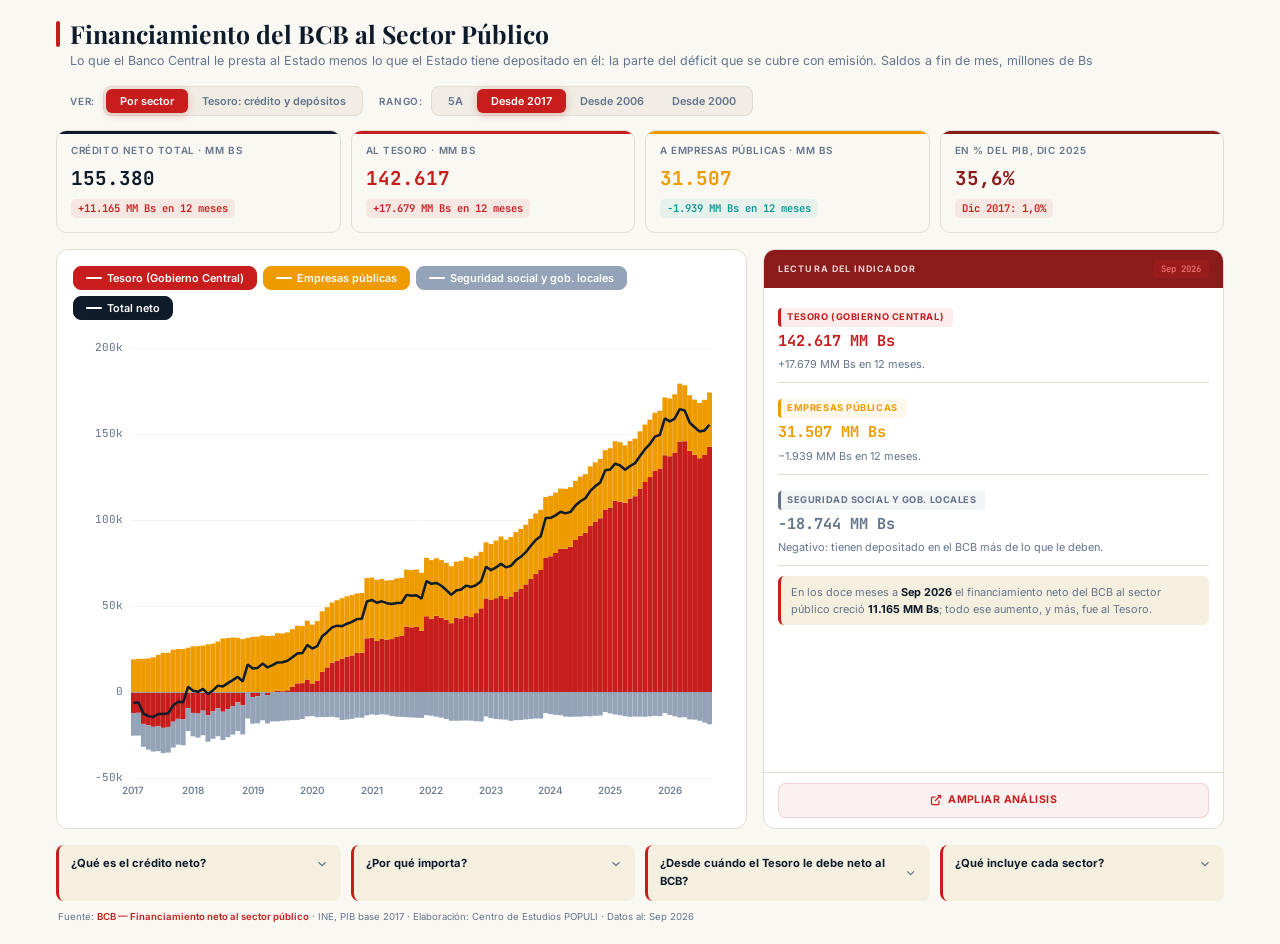
<file: embed/financiamiento.html>
<!DOCTYPE html>
<html lang="es" data-theme="light">
<head>
  <meta charset="UTF-8" />
  <meta name="viewport" content="width=device-width, initial-scale=1.0" />
  <title>Financiamiento del BCB al Sector Público · Populi</title>
  <link rel="preconnect" href="https://fonts.googleapis.com" />
  <link rel="preconnect" href="https://fonts.gstatic.com" crossorigin />
  <link href="https://fonts.googleapis.com/css2?family=Inter:wght@300..800&family=Playfair+Display:ital,wght@0,400..900;1,400..900&family=JetBrains+Mono:wght@400;500;600;700&display=swap" rel="stylesheet" />
  <link rel="stylesheet" href="estilo.css" />
  <script src="lib/echarts.min.js"></script>
  <script src="base.js"></script>
</head>
<body>
  <div class="wrap">
    <div class="sec-hd">
      <div class="sec-title"><span class="accent-bar"></span>Financiamiento del BCB al Sector Público</div>
      <div class="sec-sub">Lo que el Banco Central le presta al Estado menos lo que el Estado tiene depositado en él: la parte del déficit que se cubre con emisión. Saldos a fin de mes, millones de Bs</div>
    </div>

    <div class="hz-bar">
      <span class="hz-lbl">Ver:</span><div class="hz-grp" id="b-vista"></div>
      <span class="hz-lbl" style="margin-left:8px">Rango:</span><div class="hz-grp" id="b-rango"></div>
    </div>

    <div class="kpi-grid" id="kpis"></div>

    <div class="main-grid">
      <div class="chart-card">
        <div class="chart-ctrl"><div class="tog-grp" id="pastillas"></div></div>
        <div id="chart"><div class="loading"><div class="spinner"></div><span style="font-size:.8rem">Cargando financiamiento del BCB…</span></div></div>
      </div>
      <div class="panel">
        <div class="panel-hd"><span class="panel-hd-t">Lectura del indicador</span><span class="panel-hd-d" id="panel-fecha"></span></div>
        <div class="panel-body" id="panel"></div>
        <div class="panel-ft"><a href="../index.html" target="_blank" class="amp"><svg width="12" height="12" viewBox="0 0 24 24" fill="none" stroke="currentColor" stroke-width="2.5"><path d="M18 13v6a2 2 0 01-2 2H5a2 2 0 01-2-2V8a2 2 0 012-2h6"/><polyline points="15 3 21 3 21 9"/><line x1="10" y1="14" x2="21" y2="3"/></svg>Ampliar análisis</a></div>
      </div>
    </div>

    <div class="edu-grid" id="preguntas"></div>
    <div class="source"><span class="source-txt" id="fuente"></span></div>
  </div>

  <script>
  (function () {
    const C = PF.C;
    const estado = { vista: 'sector', rango: '2017', idx: null };
    let activas;

    PF.cargar(['bcb_financiamiento.json', 'indicadores.json']).then(function (r) {
      const bf = r[0], ind = r[1], S = bf.series, M = bf.meses, n = M.length - 1;
      const otros = M.map(function (_, i) { return S.seguridad_social.neto[i] + S.gobiernos_locales.neto[i]; });
      const VISTAS = {
        sector: [
          { k: 'gc', nombre: 'Tesoro (Gobierno Central)', color: C.rojo, serie: S.gobierno_central.neto },
          { k: 'ep', nombre: 'Empresas públicas', color: C.oro, serie: S.empresas_publicas.neto },
          { k: 'ot', nombre: 'Seguridad social y gob. locales', color: C.gris, serie: otros },
          { k: 'tot', nombre: 'Total neto', color: PF.tinta, linea: true, serie: S.total.neto }
        ],
        tesoro: [
          { k: 'br', nombre: 'Crédito del BCB al Tesoro', color: C.rojo, serie: S.gobierno_central.bruto },
          { k: 'dp', nombre: 'Depósitos del Tesoro en el BCB', color: C.turquesa, serie: S.gobierno_central.depositos.map(function (v) { return v == null ? null : -v; }) },
          { k: 'nt', nombre: 'Neto', color: PF.tinta, linea: true, serie: S.gobierno_central.neto }
        ]
      };
      const lista = function () { return VISTAS[estado.vista]; };
      const col = function (s) { return typeof s.color === 'function' ? s.color() : s.color; };
      const i0 = function () {
        if (estado.rango === '5a') return Math.max(0, n - 60);
        return Math.max(0, M.indexOf(estado.rango + '-01'));
      };

      // ── KPIs ──
      const A = ind.anual, u = A[A.length - 1], p0 = A[0], h = n - 12;
      const tono = function (x) { return x > 0 ? 'up' : x < 0 ? 'down' : 'flat'; };
      const kpi12 = function (color, rotulo, serie) {
        const dx = serie[n] - serie[h];
        return PF.kpi(color, rotulo, PF.num(serie[n], 0), PF.signo(dx, 0) + ' MM Bs en 12 meses', tono(dx));
      };
      document.getElementById('kpis').innerHTML =
        kpi12(PF.tinta(), 'Crédito neto total · MM Bs', S.total.neto) +
        kpi12(C.rojo, 'Al Tesoro · MM Bs', S.gobierno_central.neto) +
        kpi12(C.oro, 'A empresas públicas · MM Bs', S.empresas_publicas.neto) +
        PF.kpi(C.rojoOscuro, 'En % del PIB, dic ' + u.anio, PF.num(u.bcb_neto.total_pib, 1) + '%', 'Dic ' + p0.anio + ': ' + PF.num(p0.bcb_neto.total_pib, 1) + '%', tono(u.bcb_neto.total_pib - p0.bcb_neto.total_pib));

      function opciones() {
        const d = PF.dk(), a = i0(), X = M.slice(a), anios = X.length / 12, paso = PF.pequeno() ? (anios > 12 ? 4 : 2) : (anios > 12 ? 2 : 1);
        return {
          grid: { left: 58, right: 18, top: 18, bottom: 34 },
          xAxis: PF.ejeX(X, { axisLabel: { fontFamily: 'Inter', fontSize: 10, fontWeight: 500, color: d ? '#555' : '#64748B',
            interval: function (i) { return X[i].endsWith('-01') && (+X[i].slice(0, 4)) % paso === 0; },
            formatter: function (v) { return v.slice(0, 4); } } }),
          yAxis: PF.ejeY(function (v) { return PF.corto(v); }),
          tooltip: PF.tooltip(function (ps) {
            const i = a + ps[0].dataIndex;
            panel(i);
            let t = PF.ttTitulo(PF.mes(M[i]));
            lista().forEach(function (s) { if (!s.linea) t += PF.ttFila(col(s), s.nombre, PF.num(s.serie[i], 0)); });
            const tot = lista().find(function (s) { return s.linea; });
            return t + PF.ttPie(tot.nombre + ': <strong style="color:#fff">' + PF.num(tot.serie[i], 0) + ' MM Bs</strong>');
          }),
          series: lista().filter(function (s) { return activas.has(s.k); }).map(function (s) {
            if (s.linea) return { type: 'line', name: s.nombre, data: s.serie.slice(a), showSymbol: false, z: 5,
              lineStyle: { color: col(s), width: 2.5 }, itemStyle: { color: col(s) },
              markLine: { silent: true, symbol: 'none', data: [{ yAxis: 0 }], lineStyle: { color: d ? '#475569' : '#94A3B8', width: 1, type: 'solid' }, label: { show: false } } };
            return { type: 'bar', stack: 'x', name: s.nombre, data: s.serie.slice(a), barCategoryGap: '0%', itemStyle: { color: col(s) }, emphasis: { focus: 'series' } };
          })
        };
      }
      activas = new Set(lista().map(function (s) { return s.k; }));
      const g = PF.montar(document.getElementById('chart'), opciones);
      function pastillas() {
        activas = new Set(lista().map(function (s) { return s.k; }));
        PF.pastillas(document.getElementById('pastillas'), lista(), activas, function () { g.redibujar(); });
      }
      pastillas();
      PF.botonera(document.getElementById('b-vista'), [['sector', 'Por sector'], ['tesoro', 'Tesoro: crédito y depósitos']], estado.vista,
        function (v) { estado.vista = v; pastillas(); g.redibujar(); panel(estado.idx); });
      PF.botonera(document.getElementById('b-rango'), [['5a', '5A'], ['2017', 'Desde 2017'], ['2006', 'Desde 2006'], ['2000', 'Desde 2000']], estado.rango,
        function (v) { estado.rango = v; g.redibujar(); });

      function panel(i) {
        if (i === null || i === undefined) i = n;
        estado.idx = i;
        document.getElementById('panel-fecha').textContent = PF.mes(M[i]);
        const j = i - 12, en12 = function (s) { return j >= 0 ? PF.signo(s[i] - s[j], 0) + ' MM Bs en 12 meses.' : ''; };
        let t = '';
        if (estado.vista === 'sector') {
          t += PF.pb(C.rojo, 'Tesoro (Gobierno Central)', PF.num(S.gobierno_central.neto[i], 0) + ' MM Bs', en12(S.gobierno_central.neto));
          t += PF.pb(C.oro, 'Empresas públicas', PF.num(S.empresas_publicas.neto[i], 0) + ' MM Bs', en12(S.empresas_publicas.neto));
          t += PF.pb(C.grisOscuro, 'Seguridad social y gob. locales', PF.num(otros[i], 0) + ' MM Bs', otros[i] < 0 ? 'Negativo: tienen depositado en el BCB más de lo que le deben.' : en12(otros));
        } else {
          t += PF.pb(C.rojo, 'Crédito del BCB al Tesoro', PF.num(S.gobierno_central.bruto[i], 0) + ' MM Bs', en12(S.gobierno_central.bruto));
          t += PF.pb(C.turquesa, 'Depósitos del Tesoro en el BCB', PF.num(S.gobierno_central.depositos[i], 0) + ' MM Bs', en12(S.gobierno_central.depositos));
          t += PF.pb(C.rojoOscuro, 'Neto', PF.num(S.gobierno_central.neto[i], 0) + ' MM Bs', 'Crédito menos depósitos.');
        }
        let c;
        if (j < 0) c = 'Saldo de <strong>' + PF.mes(M[i]) + '</strong>.';
        else {
          const dT = S.total.neto[i] - S.total.neto[j], dG = S.gobierno_central.neto[i] - S.gobierno_central.neto[j];
          if (estado.vista === 'tesoro') {
            const dB = S.gobierno_central.bruto[i] - S.gobierno_central.bruto[j], dD = S.gobierno_central.depositos[i] - S.gobierno_central.depositos[j];
            c = 'En los doce meses a <strong>' + PF.mes(M[i]) + '</strong> el crédito del BCB al Tesoro cambió ' + PF.signo(dB, 0) + ' MM Bs y sus depósitos en el BCB ' + PF.signo(dD, 0) +
                ' MM Bs: el financiamiento neto cambió <strong>' + PF.signo(dG, 0) + ' MM Bs</strong>.';
          } else if (dT > 0 && dG > 0) {
            c = 'En los doce meses a <strong>' + PF.mes(M[i]) + '</strong> el financiamiento neto del BCB al sector público creció <strong>' + PF.num(dT, 0) + ' MM Bs</strong>; ' +
                (dG >= dT ? 'todo ese aumento, y más, fue al Tesoro.' : PF.num(100 * dG / dT, 0) + ' de cada 100 fueron al Tesoro.');
          } else {
            c = 'En los doce meses a <strong>' + PF.mes(M[i]) + '</strong> el financiamiento neto del BCB al sector público cambió <strong>' + PF.signo(dT, 0) + ' MM Bs</strong>, y el del Tesoro ' + PF.signo(dG, 0) + ' MM Bs.';
          }
        }
        document.getElementById('panel').innerHTML = t + PF.ctx(c);
      }
      panel(n);

      // Último mes con saldo neto negativo del Tesoro (más depositado que prestado): sale del dato.
      let iNeg = -1; for (let i = 0; i <= n; i++) if (S.gobierno_central.neto[i] < 0) iNeg = i;
      PF.preguntas(document.getElementById('preguntas'), [
        ['¿Qué es el crédito neto?', 'El crédito que el BCB le dio a cada sector menos lo que ese sector tiene depositado en el BCB. Cuando el Tesoro gasta sus depósitos el crédito neto sube aunque el BCB no le preste nada nuevo: por eso es la medida que importa para la emisión.'],
        ['¿Por qué importa?', 'Cuando el BCB financia al Estado crea bolivianos que no respalda ninguna producción adicional. Es el camino por el que el déficit fiscal se convierte en presión sobre las reservas y el tipo de cambio.'],
        ['¿Desde cuándo el Tesoro le debe neto al BCB?', iNeg >= 0 ? 'El último mes en que el Tesoro tuvo más depositado en el BCB que lo que le debía fue <strong>' + PF.mesLargo(M[iNeg]) + '</strong>. Desde entonces le debe neto.' : 'En toda la serie (desde ' + PF.mesLargo(M[0]) + ') el Tesoro le debió neto al BCB.'],
        ['¿Qué incluye cada sector?', '<strong>Gobierno Central</strong> es sobre todo el Tesoro (TGN). <strong>Empresas públicas</strong>, las nacionales (YPFB, ENDE y otras). En % del PIB se usa el saldo de diciembre sobre el PIB nominal del año (INE, base 2017). Cada columna se lee por su rótulo y se verifica que crédito − depósitos = neto y que los sectores sumen el total.']
      ]);
      document.getElementById('fuente').innerHTML = 'Fuente: <a href="' + bf.meta.pagina + '" target="_blank">BCB — Financiamiento neto al sector público</a> · INE, PIB base 2017 · Elaboración: Centro de Estudios POPULI · Datos al: ' + PF.mes(bf.meta.ultimo_mes);
    }).catch(function (e) { document.getElementById('chart').innerHTML = '<div class="loading" style="color:#C71E1D">No se pudieron cargar los datos: ' + e.message + '</div>'; });
  })();
  </script>
</body>
</html>
</file>
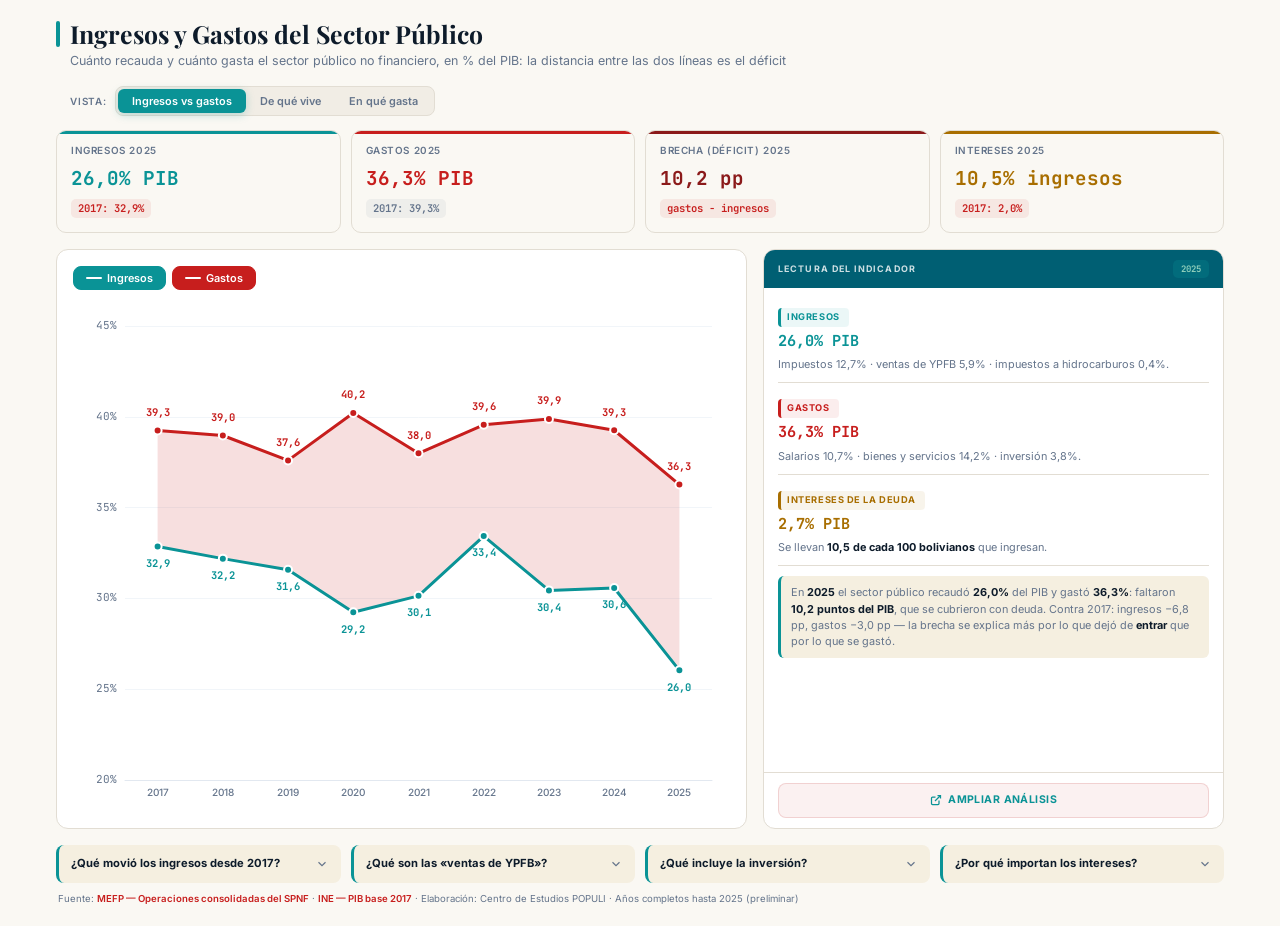
<file: embed/ingresos_gastos.html>
<!DOCTYPE html>
<html lang="es" data-theme="light">
<head>
  <meta charset="UTF-8" />
  <meta name="viewport" content="width=device-width, initial-scale=1.0" />
  <title>Ingresos y Gastos del Sector Público · Populi</title>
  <link rel="preconnect" href="https://fonts.googleapis.com" />
  <link rel="preconnect" href="https://fonts.gstatic.com" crossorigin />
  <link href="https://fonts.googleapis.com/css2?family=Inter:wght@300..800&family=Playfair+Display:ital,wght@0,400..900;1,400..900&family=JetBrains+Mono:wght@400;500;600;700&display=swap" rel="stylesheet" />
  <link rel="stylesheet" href="estilo.css" />
  <style>:root{--c-accent:#0A9396}.hz-btn.active{box-shadow:0 2px 8px rgba(10,147,150,.25)}</style>
  <script src="lib/echarts.min.js"></script>
  <script src="base.js"></script>
</head>
<body>
  <div class="wrap">
    <div class="sec-hd">
      <div class="sec-title"><span class="accent-bar"></span>Ingresos y Gastos del Sector Público</div>
      <div class="sec-sub">Cuánto recauda y cuánto gasta el sector público no financiero, en % del PIB: la distancia entre las dos líneas es el déficit</div>
    </div>

    <div class="hz-bar">
      <span class="hz-lbl">Vista:</span><div class="hz-grp" id="b-vista"></div>
    </div>

    <div class="kpi-grid" id="kpis"></div>

    <div class="main-grid">
      <div class="chart-card">
        <div class="chart-ctrl"><div class="tog-grp" id="pastillas"></div></div>
        <div id="chart"><div class="loading"><div class="spinner"></div><span style="font-size:.8rem">Cargando…</span></div></div>
      </div>
      <div class="panel">
        <div class="panel-hd" style="background:#005F73"><span class="panel-hd-t">Lectura del indicador</span><span class="panel-hd-d" id="panel-fecha" style="color:#94D2BD;background:rgba(10,147,150,.25)"></span></div>
        <div class="panel-body" id="panel"></div>
        <div class="panel-ft"><a href="../index.html" target="_blank" class="amp"><svg width="12" height="12" viewBox="0 0 24 24" fill="none" stroke="currentColor" stroke-width="2.5"><path d="M18 13v6a2 2 0 01-2 2H5a2 2 0 01-2-2V8a2 2 0 012-2h6"/><polyline points="15 3 21 3 21 9"/><line x1="10" y1="14" x2="21" y2="3"/></svg>Ampliar análisis</a></div>
      </div>
    </div>

    <div class="edu-grid" id="preguntas"></div>
    <div class="source"><span class="source-txt" id="fuente"></span></div>
  </div>

  <script>
  (function () {
    const C = PF.C;
    const estado = { vista: 'brecha', idx: null };
    // Composición: familias de la marca. Ingresos en turquesa/petróleo/oro; gastos en la
    // familia roja, con los INTERESES en oro (lo que cuesta la deuda) y la inversión en turquesa.
    const PARTES = {
      ingresos: [['tributarios', 'Impuestos', C.turquesa], ['impuestos_hidrocarburos', 'Impuestos a hidrocarburos', C.petroleo],
                 ['venta_hidrocarburos', 'Ventas de YPFB', C.oro], ['venta_otras_empresas', 'Ventas de otras empresas', C.oroOscuro],
                 ['otros', 'Otros ingresos', C.gris]],
      egresos: [['servicios_personales', 'Salarios', C.rojo], ['bienes_servicios', 'Bienes y servicios', C.rojoClaro],
                ['transferencias', 'Transferencias', C.oroOscuro], ['otros_corrientes', 'Otros corrientes', C.gris],
                ['intereses', 'Intereses', C.oro], ['capital', 'Inversión (capital)', C.turquesa]]
    };
    let activas = new Set(['ing', 'egr']);

    PF.cargar(['indicadores.json', 'spnf.json', 'pib.json']).then(function (r) {
      const ind = r[0], spnf = r[1], pib = r[2], A = ind.anual, n = A.length - 1, u = A[n], p0 = A[0];
      const anios = A.map(function (a) { return String(a.anio); });

      document.getElementById('kpis').innerHTML =
        PF.kpi(C.turquesa, 'Ingresos ' + u.anio, PF.num(u.spnf.ingresos_pib, 1) + '% PIB', p0.anio + ': ' + PF.num(p0.spnf.ingresos_pib, 1) + '%', u.spnf.ingresos_pib < p0.spnf.ingresos_pib ? 'up' : 'down') +
        PF.kpi(C.rojo, 'Gastos ' + u.anio, PF.num(u.spnf.egresos_pib, 1) + '% PIB', p0.anio + ': ' + PF.num(p0.spnf.egresos_pib, 1) + '%', 'flat') +
        PF.kpi(C.rojoOscuro, 'Brecha (déficit) ' + u.anio, PF.num(u.spnf.egresos_pib - u.spnf.ingresos_pib, 1) + ' pp', 'gastos − ingresos', 'up') +
        PF.kpi(C.oroOscuro, 'Intereses ' + u.anio, PF.num(u.spnf.intereses_sobre_ingresos, 1) + '% ingresos', p0.anio + ': ' + PF.num(p0.spnf.intereses_sobre_ingresos, 1) + '%', 'up');

      let g;
      function opciones() {
        const d = PF.dk();
        if (estado.vista === 'brecha') {
          const ing = A.map(function (a) { return a.spnf.ingresos_pib; }), egr = A.map(function (a) { return a.spnf.egresos_pib; });
          const base = ing.map(function (x, i) { return Math.min(x, egr[i]); });
          const def = ing.map(function (x, i) { return Math.max(egr[i] - x, 0); }), sup = ing.map(function (x, i) { return Math.max(x - egr[i], 0); });
          const s = [
            { name: '_base', type: 'line', stack: 'b', data: base, symbol: 'none', lineStyle: { opacity: 0 }, areaStyle: { opacity: 0 }, silent: true, tooltip: { show: false } },
            { name: 'Déficit', type: 'line', stack: 'b', data: def, symbol: 'none', lineStyle: { opacity: 0 }, areaStyle: { color: C.rojo, opacity: d ? 0.22 : 0.14 }, silent: true },
            { name: 'Superávit', type: 'line', stack: 'b', data: sup, symbol: 'none', lineStyle: { opacity: 0 }, areaStyle: { color: C.turquesa, opacity: d ? 0.22 : 0.14 }, silent: true }
          ];
          if (activas.has('ing')) s.push({ name: 'Ingresos', type: 'line', data: ing, symbol: 'circle', symbolSize: 8, lineStyle: { width: 3, color: C.turquesa }, itemStyle: { color: C.turquesa, borderColor: d ? '#141414' : '#fff', borderWidth: 2 }, z: 5,
            label: { show: !PF.pequeno(), position: 'bottom', distance: 7, fontFamily: 'JetBrains Mono', fontSize: 10.5, fontWeight: 700, color: C.turquesa, formatter: function (q) { return PF.num(q.value, 1); } } });
          if (activas.has('egr')) s.push({ name: 'Gastos', type: 'line', data: egr, symbol: 'circle', symbolSize: 8, lineStyle: { width: 3, color: C.rojo }, itemStyle: { color: C.rojo, borderColor: d ? '#141414' : '#fff', borderWidth: 2 }, z: 5,
            label: { show: !PF.pequeno(), position: 'top', distance: 7, fontFamily: 'JetBrains Mono', fontSize: 10.5, fontWeight: 700, color: C.rojo, formatter: function (q) { return PF.num(q.value, 1); } } });
          return {
            grid: { left: 52, right: 18, top: 26, bottom: 32 },
            xAxis: PF.ejeX(anios),   // media banda de aire: el rótulo del primer año no pisa el eje
            yAxis: PF.ejeY(function (x) { return PF.num(x, 0) + '%'; }, { min: function (v) { return Math.floor(v.min / 5) * 5 - 5; }, max: function (v) { return Math.ceil(v.max / 5) * 5; }, interval: 5 }),
            tooltip: PF.tooltip(function (ps) {
              const i = ps[0].dataIndex; panel(i);
              let h = PF.ttTitulo(A[i].anio + ' · % del PIB');
              h += PF.ttFila(C.turquesa, 'Ingresos', PF.num(ing[i], 1) + '%') + PF.ttFila(C.rojo, 'Gastos', PF.num(egr[i], 1) + '%');
              return h + PF.ttPie((egr[i] > ing[i] ? 'Déficit' : 'Superávit') + ': <strong style="color:#fff">' + PF.num(Math.abs(egr[i] - ing[i]), 1) + ' puntos del PIB</strong>');
            }, { axisPointer: { type: 'line', lineStyle: { color: d ? '#475569' : '#94A3B8', type: 'dashed' } } }),
            series: s
          };
        }
        const lado = estado.vista, partes = PARTES[lado], campo = lado + '_pib';
        const totales = A.map(function (a) { return partes.reduce(function (s, p) { return s + (a[campo][p[0]] || 0); }, 0); });
        return {
          grid: { left: 52, right: 18, top: 26, bottom: 32 },
          xAxis: PF.ejeX(anios),
          yAxis: PF.ejeY(function (x) { return PF.num(x, 0) + '%'; }),
          tooltip: PF.tooltip(function (ps) {
            const i = ps[0].dataIndex; panel(i);
            let h = PF.ttTitulo(A[i].anio + ' · ' + (lado === 'ingresos' ? 'ingresos' : 'gastos') + ', % del PIB');
            ps.slice().reverse().forEach(function (q) { h += PF.ttFila(q.color, q.seriesName, PF.num(q.value, 1) + '%'); });
            return h + PF.ttPie('Total: <strong style="color:#fff">' + PF.num(totales[i], 1) + '% del PIB</strong>');
          }),
          series: partes.filter(function (pt) { return activas.has(pt[0]); }).map(function (pt, k, arr) {
            return { name: pt[1], type: 'bar', stack: 'x', barCategoryGap: '34%', itemStyle: { color: pt[2], opacity: d ? 0.9 : 0.95 },
                     data: A.map(function (a, i) { return { value: a[campo][pt[0]], label: k === arr.length - 1 && activas.size === partes.length ? { show: true, position: 'top', fontFamily: 'JetBrains Mono', fontSize: 10.5, fontWeight: 700, color: PF.tinta(), formatter: function () { return PF.num(totales[i], 1); } } : { show: false } }; }) };
          })
        };
      }
      g = PF.montar(document.getElementById('chart'), opciones);
      g.chart.on('click', function (q) { if (q.dataIndex !== undefined) panel(q.dataIndex); });

      function pastillas() {
        let lista;
        if (estado.vista === 'brecha') { activas = new Set(['ing', 'egr']); lista = [{ k: 'ing', nombre: 'Ingresos', color: C.turquesa }, { k: 'egr', nombre: 'Gastos', color: C.rojo }]; }
        else { const ps = PARTES[estado.vista]; activas = new Set(ps.map(function (p) { return p[0]; })); lista = ps.map(function (p) { return { k: p[0], nombre: p[1], color: p[2] }; }); }
        PF.pastillas(document.getElementById('pastillas'), lista, activas, function () { g.redibujar(); });
      }
      pastillas();
      PF.botonera(document.getElementById('b-vista'), [['brecha', 'Ingresos vs gastos'], ['ingresos', 'De qué vive'], ['egresos', 'En qué gasta']], estado.vista,
        function (x) { estado.vista = x; pastillas(); g.redibujar(); panel(estado.idx); });

      function panel(i) {
        if (i === null || i === undefined) i = n;
        estado.idx = i;
        const a = A[i], s = a.spnf;
        document.getElementById('panel-fecha').textContent = a.anio;
        let h = PF.pb(C.turquesa, 'Ingresos', PF.num(s.ingresos_pib, 1) + '% PIB', 'Impuestos ' + PF.num(a.ingresos_pib.tributarios, 1) + '% · ventas de YPFB ' + PF.num(a.ingresos_pib.venta_hidrocarburos, 1) + '% · impuestos a hidrocarburos ' + PF.num(a.ingresos_pib.impuestos_hidrocarburos, 1) + '%.') +
                PF.pb(C.rojo, 'Gastos', PF.num(s.egresos_pib, 1) + '% PIB', 'Salarios ' + PF.num(a.egresos_pib.servicios_personales, 1) + '% · bienes y servicios ' + PF.num(a.egresos_pib.bienes_servicios, 1) + '% · inversión ' + PF.num(a.egresos_pib.capital, 1) + '%.') +
                PF.pb(C.oroOscuro, 'Intereses de la deuda', PF.num(a.egresos_pib.intereses, 1) + '% PIB', 'Se llevan <strong>' + PF.num(s.intereses_sobre_ingresos, 1) + ' de cada 100 bolivianos</strong> que ingresan.');
        const brecha = s.egresos_pib - s.ingresos_pib;
        let t = 'En <strong>' + a.anio + '</strong> el sector público recaudó <strong>' + PF.num(s.ingresos_pib, 1) + '%</strong> del PIB y gastó <strong>' + PF.num(s.egresos_pib, 1) + '%</strong>: ' +
                (brecha > 0 ? 'faltaron <strong>' + PF.num(brecha, 1) + ' puntos del PIB</strong>, que se cubrieron con deuda.' : 'sobraron ' + PF.num(-brecha, 1) + ' puntos del PIB.');
        if (i > 0) {
          const di = s.ingresos_pib - p0.spnf.ingresos_pib, de = s.egresos_pib - p0.spnf.egresos_pib;
          t += ' Contra ' + p0.anio + ': ingresos ' + PF.signo(di, 1) + ' pp, gastos ' + PF.signo(de, 1) + ' pp' +
               (Math.abs(di) > Math.abs(de) ? ' — la brecha se explica más por lo que dejó de <strong>entrar</strong> que por lo que se gastó.' : '.');
        }
        document.getElementById('panel').innerHTML = h + PF.ctx(t);
      }
      panel(n);

      PF.preguntas(document.getElementById('preguntas'), [
        ['¿Qué movió los ingresos desde ' + p0.anio + '?', (function () {
          // Se calcula: cuánto cambió cada fuente de ingreso, en puntos del PIB.
          const c = PARTES.ingresos.map(function (pt) { return [pt[1], u.ingresos_pib[pt[0]] - p0.ingresos_pib[pt[0]]]; })
                    .sort(function (x, y) { return x[1] - y[1]; });
          const hidro = (u.ingresos_pib.venta_hidrocarburos + u.ingresos_pib.impuestos_hidrocarburos) - (p0.ingresos_pib.venta_hidrocarburos + p0.ingresos_pib.impuestos_hidrocarburos);
          return 'Entre ' + p0.anio + ' y ' + u.anio + ' los ingresos pasaron de ' + PF.num(p0.spnf.ingresos_pib, 1) + '% a ' + PF.num(u.spnf.ingresos_pib, 1) + '% del PIB. Por fuente: ' +
            c.map(function (x) { return x[0].toLowerCase() + ' <strong>' + PF.signo(x[1], 1) + ' pp</strong>'; }).join(', ') + '. Los hidrocarburos (ventas de YPFB más impuestos al sector) explican <strong>' + PF.signo(hidro, 1) + ' pp</strong>.';
        })()],
        ['¿Qué son las «ventas de YPFB»?', 'En el sector público consolidado entran las <strong>ventas de las empresas públicas</strong>: la mayor es YPFB. Por eso los ingresos del SPNF son más altos que la recaudación de impuestos: incluyen lo que venden las empresas del Estado.'],
        ['¿Qué incluye la inversión?', 'Los <strong>egresos de capital</strong>: sobre todo inversión pública (obras, maquinaria, proyectos). Es el gasto que suele ajustarse primero cuando falta plata, porque los salarios y los intereses no se pueden recortar de un mes para otro.'],
        ['¿Por qué importan los intereses?', 'Son el gasto que dejó la deuda acumulada. Cuando crecen más rápido que los ingresos, cada año queda menos para todo lo demás: la <strong>proporción de los ingresos que se llevan los intereses</strong> es la forma más directa de medir esa presión.']
      ]);
      document.getElementById('fuente').innerHTML = 'Fuente: <a href="' + spnf.meta.pagina + '" target="_blank">MEFP — Operaciones consolidadas del SPNF</a> · <a href="' + pib.meta.pagina +
        '" target="_blank">INE — PIB base 2017</a> · Elaboración: Centro de Estudios POPULI · Años completos hasta ' + u.anio + ' (preliminar)';
    }).catch(function (e) { document.getElementById('chart').innerHTML = '<div class="loading" style="color:#C71E1D">No se pudieron cargar los datos: ' + e.message + '</div>'; });
  })();
  </script>
</body>
</html>
</file>
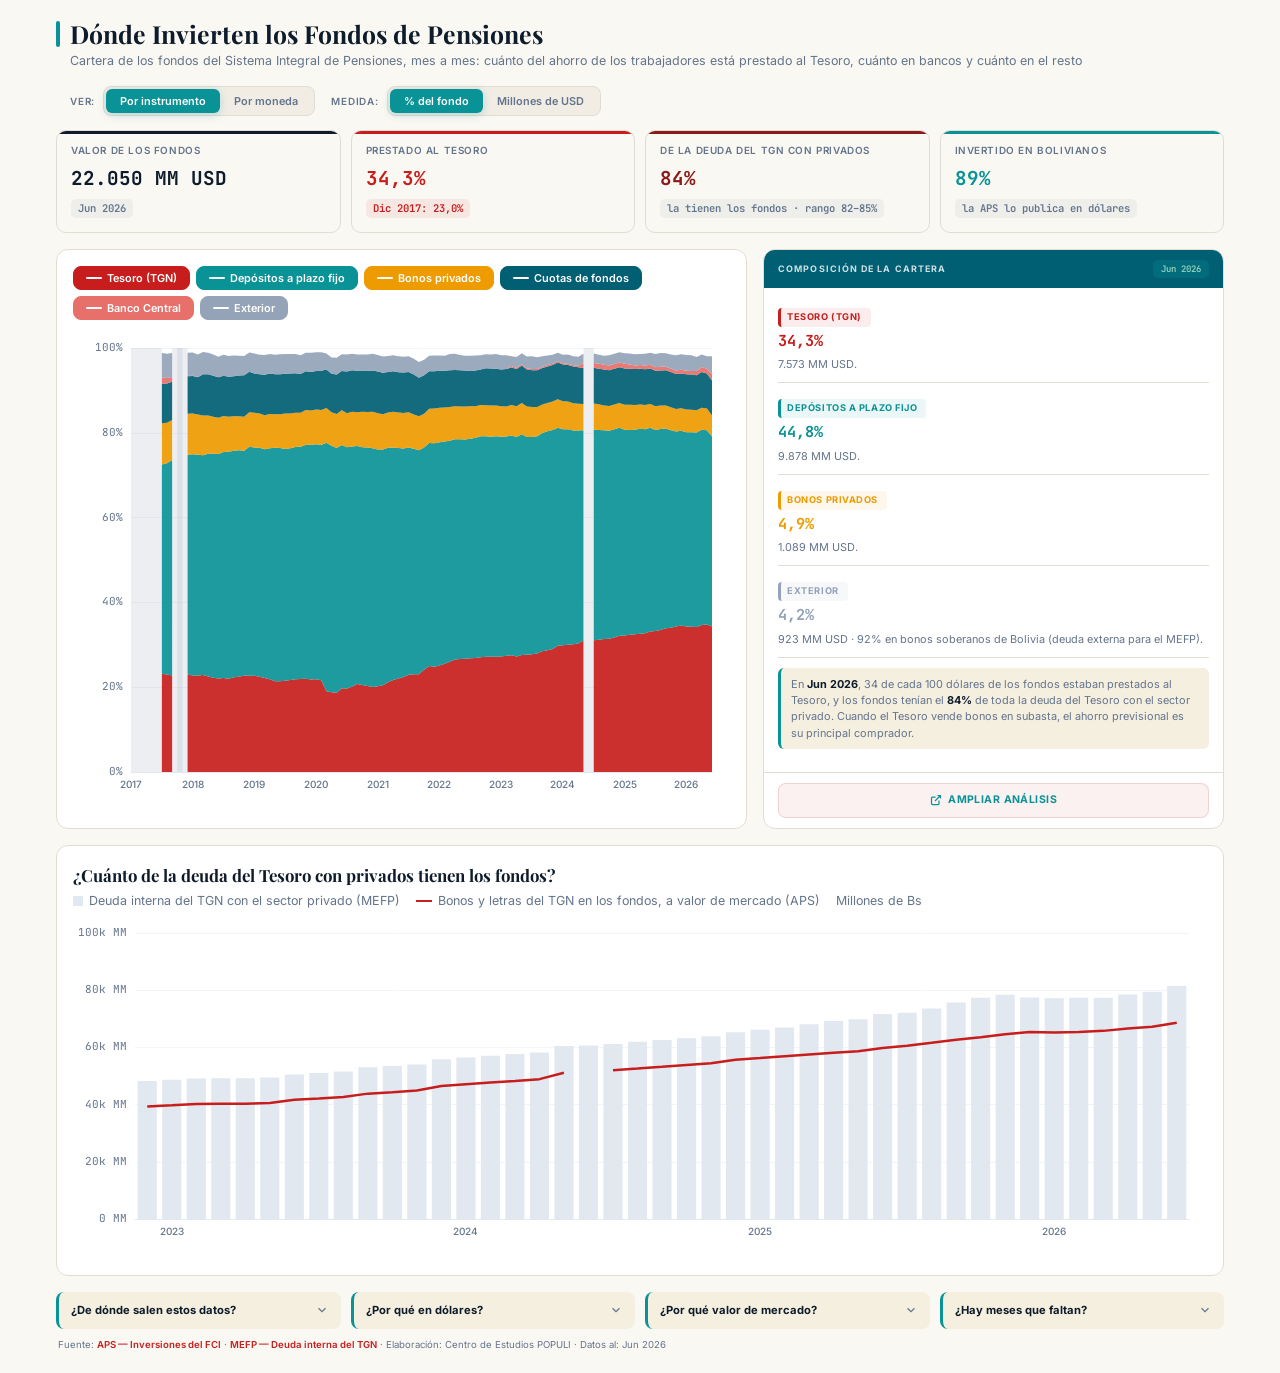
<file: embed/pensiones.html>
<!DOCTYPE html>
<html lang="es" data-theme="light">
<head>
  <meta charset="UTF-8" />
  <meta name="viewport" content="width=device-width, initial-scale=1.0" />
  <title>Dónde Invierten los Fondos de Pensiones · Populi</title>
  <link rel="preconnect" href="https://fonts.googleapis.com" />
  <link rel="preconnect" href="https://fonts.gstatic.com" crossorigin />
  <link href="https://fonts.googleapis.com/css2?family=Inter:wght@300..800&family=Playfair+Display:ital,wght@0,400..900;1,400..900&family=JetBrains+Mono:wght@400;500;600;700&display=swap" rel="stylesheet" />
  <link rel="stylesheet" href="estilo.css" />
  <style>:root{--c-accent:#0A9396}.hz-btn.active{box-shadow:0 2px 8px rgba(10,147,150,.25)}#proxy{height:340px}
    .leyenda-proxy{display:flex;flex-wrap:wrap;gap:4px 16px;align-items:center}
    .leyenda-proxy span{display:inline-flex;align-items:center;gap:6px}
    .sw-barra{display:inline-block;width:10px;height:10px;background:#E2E8F0}
    [data-theme="dark"] .sw-barra{background:#334155}
    .sw-linea{display:inline-block;width:16px;height:0;border-top:2.5px solid #C71E1D}</style>
  <script src="lib/echarts.min.js"></script>
  <script src="base.js"></script>
</head>
<body>
  <div class="wrap">
    <div class="sec-hd">
      <div class="sec-title"><span class="accent-bar"></span>Dónde Invierten los Fondos de Pensiones</div>
      <div class="sec-sub">Cartera de los fondos del Sistema Integral de Pensiones, mes a mes: cuánto del ahorro de los trabajadores está prestado al Tesoro, cuánto en bancos y cuánto en el resto</div>
    </div>

    <div class="hz-bar">
      <span class="hz-lbl">Ver:</span><div class="hz-grp" id="b-vista"></div>
      <span class="hz-lbl" style="margin-left:8px">Medida:</span><div class="hz-grp" id="b-medida"></div>
    </div>

    <div class="kpi-grid" id="kpis"></div>

    <div class="main-grid">
      <div class="chart-card">
        <div class="chart-ctrl"><div class="tog-grp" id="pastillas"></div></div>
        <div id="chart"><div class="loading"><div class="spinner"></div><span style="font-size:.8rem">Cargando…</span></div></div>
      </div>
      <div class="panel">
        <div class="panel-hd" style="background:#005F73"><span class="panel-hd-t">Composición de la cartera</span><span class="panel-hd-d" id="panel-fecha" style="color:#94D2BD;background:rgba(10,147,150,.25)"></span></div>
        <div class="panel-body" id="panel"></div>
        <div class="panel-ft"><a href="../index.html" target="_blank" class="amp"><svg width="12" height="12" viewBox="0 0 24 24" fill="none" stroke="currentColor" stroke-width="2.5"><path d="M18 13v6a2 2 0 01-2 2H5a2 2 0 01-2-2V8a2 2 0 012-2h6"/><polyline points="15 3 21 3 21 9"/><line x1="10" y1="14" x2="21" y2="3"/></svg>Ampliar análisis</a></div>
      </div>
    </div>

    <div class="sub-card">
      <h3>¿Cuánto de la deuda del Tesoro con privados tienen los fondos?</h3>
      <div class="sec-sub leyenda-proxy"><span><i class="sw-barra"></i>Deuda interna del TGN con el sector privado (MEFP)</span><span><i class="sw-linea"></i>Bonos y letras del TGN en los fondos, a valor de mercado (APS)</span><span>Millones de Bs</span></div>
      <div id="proxy"></div>
    </div>

    <div class="edu-grid" id="preguntas"></div>
    <div class="source"><span class="source-txt" id="fuente"></span></div>
  </div>

  <script>
  (function () {
    const C = PF.C;
    const estado = { vista: 'instrumento', medida: 'pct', idx: null };
    const COLOR = { tgn: C.rojo, dpf: C.turquesa, bonos_privados: C.oro, fondos: C.petroleo, bcb: C.rojoClaro, exterior: C.gris };
    const NOMBRE = { tgn: 'Tesoro (TGN)', dpf: 'Depósitos a plazo fijo', bonos_privados: 'Bonos privados', fondos: 'Cuotas de fondos', bcb: 'Banco Central', exterior: 'Exterior' };
    const MONEDAS = [['BOB', 'Bolivianos', C.turquesa], ['UFV', 'UFV', C.petroleo], ['USD', 'Dólares', C.oro], ['MVDOL', 'MVDOL', C.oroOscuro]];
    let activas;

    PF.cargar(['indicadores.json', 'deuda_interna.json']).then(function (r) {
      const S = r[0].sip, di = r[1];
      // Eje mensual continuo: los meses sin lectura quedan como hueco (no se interpolan).
      const M = [];
      for (let a = +S.meses[0].slice(0, 4), m = +S.meses[0].slice(5); ; m++) {
        if (m > 12) { m = 1; a++; }
        const k = a + '-' + String(m).padStart(2, '0'); M.push(k);
        if (k === S.meses[S.meses.length - 1]) break;
      }
      const idx = function (k) { return S.meses.indexOf(k); };
      const huecos = M.filter(function (k) { return idx(k) < 0; });
      const n = S.meses.length - 1, vf = function (i) { return S.valor_fondos_usd[i]; };
      const i17 = idx(S.meses.find(function (m) { return m.endsWith('-12'); }));
      const Cm = S.comparacion_mefp, ult = Cm[Cm.length - 1], partes = Cm.map(function (x) { return x.participacion; });

      document.getElementById('kpis').innerHTML =
        PF.kpi(PF.tinta(), 'Valor de los fondos', PF.num(vf(n) / 1e6, 0) + ' MM USD', PF.mes(S.meses[n]), 'flat') +
        PF.kpi(C.rojo, 'Prestado al Tesoro', PF.num(100 * S.composicion_usd.tgn[n] / vf(n), 1) + '%', PF.mes(S.meses[i17]) + ': ' + PF.num(100 * S.composicion_usd.tgn[i17] / vf(i17), 1) + '%', 'up') +
        PF.kpi(C.rojoOscuro, 'De la deuda del TGN con privados', PF.num(ult.participacion, 0) + '%', 'la tienen los fondos · rango ' + PF.num(Math.min.apply(null, partes), 0) + '–' + PF.num(Math.max.apply(null, partes), 0) + '%', 'flat') +
        PF.kpi(C.turquesa, 'Invertido en bolivianos', PF.num(100 * S.moneda_usd.BOB[n] / vf(n), 0) + '%', 'la APS lo publica en dólares', 'flat');

      function lista() {
        return estado.vista === 'instrumento' ? S.grupos.map(function (g) { return { k: g.clave, nombre: NOMBRE[g.clave], color: COLOR[g.clave], serie: S.composicion_usd[g.clave] }; })
                                              : MONEDAS.map(function (m) { return { k: m[0], nombre: m[1], color: m[2], serie: S.moneda_usd[m[0]] }; });
      }
      function opciones() {
        const d = PF.dk();
        return {
          grid: { left: 58, right: 18, top: 18, bottom: 40 },
          xAxis: PF.ejeTiempo(M),
          yAxis: PF.ejeY(function (v) { return estado.medida === 'pct' ? PF.num(v, 0) + '%' : PF.corto(v) + ' MM'; }, estado.medida === 'pct' ? { max: 100 } : {}),
          tooltip: PF.tooltip(function (ps) {
            const k = M[ps[0].dataIndex], i = idx(k);
            if (i < 0) return PF.ttTitulo(PF.mes(k)) + '<div style="font-size:11px;color:#E2DDD3">Sin lectura: el PDF de la APS de ese mes no se pudo leer.</div>';
            panel(i);
            let h = PF.ttTitulo(PF.mes(k));
            ps.slice().reverse().forEach(function (q) { if (q.value != null) h += PF.ttFila(q.color, q.seriesName, estado.medida === 'pct' ? PF.num(q.value, 1) + '%' : PF.num(q.value, 0) + ' MM USD'); });
            return h + PF.ttPie('Valor de los fondos: <strong style="color:#fff">' + PF.num(vf(i) / 1e6, 0) + ' MM USD</strong>');
          }, { axisPointer: { type: 'line', lineStyle: { color: d ? '#475569' : '#94A3B8', type: 'dashed' } } }),
          series: lista().filter(function (s) { return activas.has(s.k); }).map(function (s, j) {
            return { name: s.nombre, type: 'line', stack: 'x', symbol: 'none', lineStyle: { width: 0 }, connectNulls: false,
                     areaStyle: { color: s.color, opacity: d ? 0.88 : 0.92 }, itemStyle: { color: s.color }, emphasis: { focus: 'series' },
                     data: M.map(function (k) { const i = idx(k); if (i < 0) return null; return estado.medida === 'pct' ? 100 * s.serie[i] / vf(i) : s.serie[i] / 1e6; }),
                     // Los meses sin lectura se ven como hueco gris, no como un corte del gráfico.
                     markArea: j ? undefined : { silent: true, itemStyle: { color: d ? 'rgba(148,163,184,.14)' : 'rgba(148,163,184,.18)' },
                       data: huecos.map(function (k) { const p = M.indexOf(k); return [{ xAxis: M[Math.max(0, p - 1)] }, { xAxis: M[Math.min(M.length - 1, p + 1)] }]; }) } };
          })
        };
      }
      activas = new Set(lista().map(function (s) { return s.k; }));
      const g = PF.montar(document.getElementById('chart'), opciones);
      function pastillas() {
        activas = new Set(lista().map(function (s) { return s.k; }));
        PF.pastillas(document.getElementById('pastillas'), lista(), activas, function () { g.redibujar(); });
      }
      pastillas();
      PF.botonera(document.getElementById('b-vista'), [['instrumento', 'Por instrumento'], ['moneda', 'Por moneda']], estado.vista, function (x) { estado.vista = x; pastillas(); g.redibujar(); });
      PF.botonera(document.getElementById('b-medida'), [['pct', '% del fondo'], ['usd', 'Millones de USD']], estado.medida, function (x) { estado.medida = x; g.redibujar(); });

      function panel(i) {
        if (i === null || i === undefined) i = n;
        estado.idx = i;
        document.getElementById('panel-fecha').textContent = PF.mes(S.meses[i]);
        let h = '';
        ['tgn', 'dpf', 'bonos_privados', 'exterior'].forEach(function (k) {
          const v = S.composicion_usd[k][i];
          h += PF.pb(COLOR[k], NOMBRE[k], PF.num(100 * v / vf(i), 1) + '%', PF.num(v / 1e6, 0) + ' MM USD' + (k === 'exterior' ? ' · ' + PF.num(100 * S.soberanos_usd[i] / (v || 1), 0) + '% en bonos soberanos de Bolivia (deuda externa para el MEFP).' : '.'));
        });
        const x = Cm.find(function (c) { return c.mes === S.meses[i]; });
        const t = 'En <strong>' + PF.mes(S.meses[i]) + '</strong>, ' + PF.num(100 * S.composicion_usd.tgn[i] / vf(i), 0) + ' de cada 100 dólares de los fondos estaban prestados al Tesoro' +
          (x ? ', y los fondos tenían el <strong>' + PF.num(x.participacion, 0) + '%</strong> de toda la deuda del Tesoro con el sector privado.' : '.') +
          ' Cuando el Tesoro vende bonos en subasta, el ahorro previsional es su principal comprador.';
        document.getElementById('panel').innerHTML = h + PF.ctx(t);
      }
      panel(n);

      // Proxy: deuda del TGN con privados (MEFP) y lo que tienen los fondos (APS).
      const mesesC = di.meses.filter(function (m) { return m <= S.ultimo_mes; });
      PF.montar(document.getElementById('proxy'), function () {
        const d = PF.dk();
        const sip = mesesC.map(function (m) { const x = Cm.find(function (y) { return y.mes === m; }); return x ? x.sip_tgn_mercado : null; });
        const priv = mesesC.map(function (m) { return di.series.privado[di.meses.indexOf(m)]; });
        return {
          grid: { left: 62, right: 18, top: 14, bottom: 40 },
          xAxis: PF.ejeTiempo(mesesC, { boundaryGap: true }),
          yAxis: PF.ejeY(function (v) { return PF.corto(v) + ' MM'; }),
          tooltip: PF.tooltip(function (ps) {
            const i = ps[0].dataIndex;
            return PF.ttTitulo(PF.mes(mesesC[i])) + PF.ttFila(d ? '#64748B' : '#CBD5E1', 'Deuda del TGN con privados', PF.num(priv[i], 0) + ' MM Bs') +
              PF.ttFila(C.rojo, 'En los fondos de pensiones', sip[i] == null ? 'sin dato' : PF.num(sip[i], 0) + ' MM Bs') +
              PF.ttPie('Participación de los fondos: <strong style="color:#fff">' + (sip[i] == null ? '—' : PF.num(100 * sip[i] / priv[i], 1) + '%') + '</strong>');
          }),
          series: [
            { type: 'bar', name: 'MEFP', data: priv, barCategoryGap: '22%', itemStyle: { color: d ? '#334155' : '#E2E8F0' } },
            { type: 'line', name: 'APS', data: sip, connectNulls: false, symbol: 'circle', symbolSize: 5, showSymbol: false, lineStyle: { color: C.rojo, width: 2.5 }, itemStyle: { color: C.rojo }, z: 5 }
          ]
        };
      });

      const sinLectura = Object.keys(S.sin_lectura || {});
      PF.preguntas(document.getElementById('preguntas'), [
        ['¿De dónde salen estos datos?', 'De la <strong>APS</strong>: un PDF por mes, «Fondos del SIP – Detalle de Cartera». Hasta 2023 trae una tabla por AFP y casi siempre un consolidado; se usa el consolidado y, si falta, se suman las dos AFP. Cada mes se verifica que los instrumentos sumen el total del PDF.'],
        ['¿Por qué en dólares?', 'Así publica la APS, aunque la mayor parte de la cartera esté en bolivianos. Para pasar a bolivianos se usa el mismo tipo de cambio que usó la APS, medido cada mes con un bono del Tesoro cuyo valor en bolivianos no cambia (Bs ' + PF.num(S.tc_usado[S.tc_usado.length - 1], 2) + ' por dólar).'],
        ['¿Por qué valor de mercado?', 'La columna «valor nominal» cambió de definición con el traspaso de las AFP a la Gestora (mayo de 2023): antes el nominal de los bonos con cupones superaba al de mercado en torno a 9 %; después casi coinciden. El valor de mercado es parejo en todo el período.'],
        ['¿Hay meses que faltan?', sinLectura.length ? sinLectura.length + ' meses no se pudieron leer (PDF escaneado o con el gráfico encima de la tabla): ' + sinLectura.map(PF.mes).join(', ') + '. Quedan como huecos: no se interpolan.' : 'No: todos los meses se leyeron.']
      ]);
      document.getElementById('fuente').innerHTML = 'Fuente: <a href="' + S.fuente + '" target="_blank">APS — Inversiones del FCI</a> · <a href="' + di.meta.pagina + '" target="_blank">MEFP — Deuda interna del TGN</a> · Elaboración: Centro de Estudios POPULI · Datos al: ' + PF.mes(S.ultimo_mes);
    }).catch(function (e) { document.getElementById('chart').innerHTML = '<div class="loading" style="color:#C71E1D">No se pudieron cargar los datos: ' + e.message + '</div>'; });
  })();
  </script>
</body>
</html>
</file>
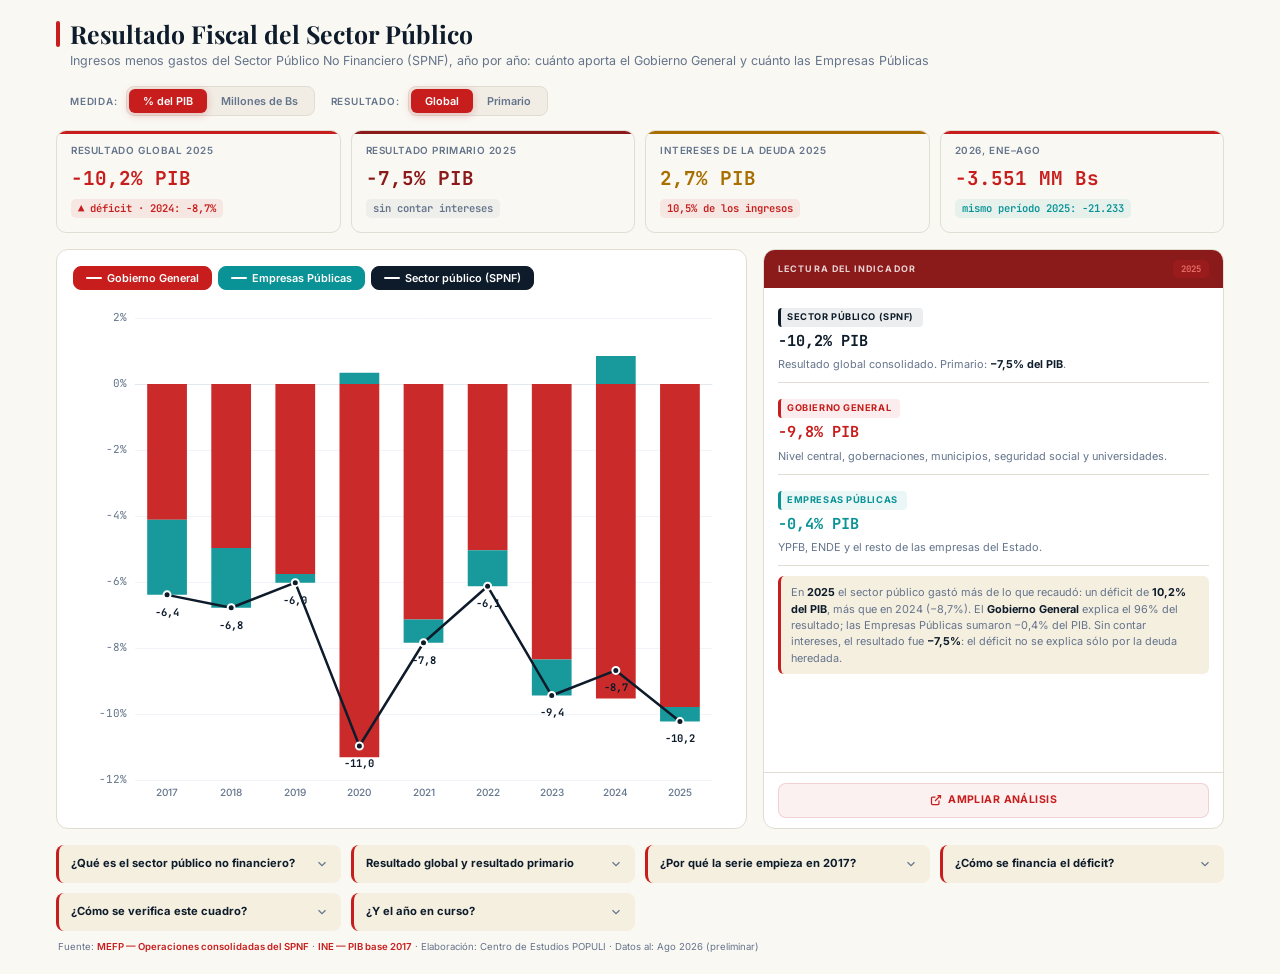
<file: embed/resultado.html>
<!DOCTYPE html>
<html lang="es" data-theme="light">
<head>
  <meta charset="UTF-8" />
  <meta name="viewport" content="width=device-width, initial-scale=1.0" />
  <title>Resultado Fiscal del Sector Público · Populi</title>
  <link rel="preconnect" href="https://fonts.googleapis.com" />
  <link rel="preconnect" href="https://fonts.gstatic.com" crossorigin />
  <link href="https://fonts.googleapis.com/css2?family=Inter:wght@300..800&family=Playfair+Display:ital,wght@0,400..900;1,400..900&family=JetBrains+Mono:wght@400;500;600;700&display=swap" rel="stylesheet" />
  <link rel="stylesheet" href="estilo.css" />
  <script src="lib/echarts.min.js"></script>
  <script src="base.js"></script>
</head>
<body>
  <div class="wrap">
    <div class="sec-hd">
      <div class="sec-title"><span class="accent-bar"></span>Resultado Fiscal del Sector Público</div>
      <div class="sec-sub">Ingresos menos gastos del Sector Público No Financiero (SPNF), año por año: cuánto aporta el Gobierno General y cuánto las Empresas Públicas</div>
    </div>

    <div class="hz-bar">
      <span class="hz-lbl">Medida:</span><div class="hz-grp" id="b-medida"></div>
      <span class="hz-lbl" style="margin-left:8px">Resultado:</span><div class="hz-grp" id="b-tipo"></div>
    </div>

    <div class="kpi-grid" id="kpis"></div>

    <div class="main-grid">
      <div class="chart-card">
        <div class="chart-ctrl"><div class="tog-grp" id="pastillas"></div></div>
        <div id="chart"><div class="loading"><div class="spinner"></div><span style="font-size:.8rem">Cargando resultado fiscal…</span></div></div>
      </div>
      <div class="panel">
        <div class="panel-hd"><span class="panel-hd-t">Lectura del indicador</span><span class="panel-hd-d" id="panel-fecha"></span></div>
        <div class="panel-body" id="panel"></div>
        <div class="panel-ft">
          <a href="../index.html" target="_blank" class="amp">
            <svg width="12" height="12" viewBox="0 0 24 24" fill="none" stroke="currentColor" stroke-width="2.5"><path d="M18 13v6a2 2 0 01-2 2H5a2 2 0 01-2-2V8a2 2 0 012-2h6"/><polyline points="15 3 21 3 21 9"/><line x1="10" y1="14" x2="21" y2="3"/></svg>
            Ampliar análisis
          </a>
        </div>
      </div>
    </div>

    <div class="edu-grid" id="preguntas"></div>
    <div class="source"><span class="source-txt" id="fuente"></span></div>
  </div>

  <script>
  (function () {
    const C = PF.C;
    const COL = { gg: C.rojo, ep: C.turquesa };
    const estado = { medida: 'pib', tipo: 'global', idx: null };
    const activas = new Set(['gg', 'ep', 'spnf']);

    PF.cargar(['indicadores.json', 'spnf.json', 'pib.json']).then(function (r) {
      const ind = r[0], spnf = r[1], pib = r[2], A = ind.anual, n = A.length - 1;
      const val = function (a, sec) {
        const s = a[sec], k = estado.tipo;
        return estado.medida === 'pib' ? s[k + '_pib'] : s[k];
      };
      const fmt = function (v) { return estado.medida === 'pib' ? PF.num(v, 1) + '% PIB' : PF.num(v, 0) + ' MM Bs'; };

      // Tarjetas de cifras (último año completo y el año en curso).
      const u = A[n], p = A[n - 1], par = ind.parcial;
      document.getElementById('kpis').innerHTML =
        PF.kpi(C.rojo, 'Resultado global ' + u.anio, PF.num(u.spnf.global_pib, 1) + '% PIB', (u.spnf.global_pib < p.spnf.global_pib ? '▲ déficit' : '▼ déficit') + ' · ' + p.anio + ': ' + PF.num(p.spnf.global_pib, 1) + '%', u.spnf.global_pib < p.spnf.global_pib ? 'up' : 'down') +
        PF.kpi(C.rojoOscuro, 'Resultado primario ' + u.anio, PF.num(u.spnf.primario_pib, 1) + '% PIB', 'sin contar intereses', 'flat') +
        PF.kpi(C.oroOscuro, 'Intereses de la deuda ' + u.anio, PF.num(u.spnf.intereses_pib, 1) + '% PIB', PF.num(u.spnf.intereses_sobre_ingresos, 1) + '% de los ingresos', 'up') +
        (par ? PF.kpi(par.actual.resultado_global < 0 ? C.rojo : C.turquesa, par.anio + ', ene–' + PF.MES[par.hasta_mes - 1].toLowerCase(), PF.num(par.actual.resultado_global, 0) + ' MM Bs',
          'mismo período ' + (par.anio - 1) + ': ' + PF.num(par.mismo_periodo_anterior.resultado_global, 0), par.actual.resultado_global > par.mismo_periodo_anterior.resultado_global ? 'down' : 'up') : '');

      const g = PF.montar(document.getElementById('chart'), function () {
        const d = PF.dk(), tinta = PF.tinta(), anios = A.map(function (a) { return String(a.anio); });
        const series = [];
        [['gg', 'Gobierno General'], ['ep', 'Empresas Públicas']].forEach(function (x) {
          if (!activas.has(x[0])) return;
          series.push({ name: x[1], type: 'bar', stack: 'sec', barCategoryGap: '38%', itemStyle: { color: COL[x[0]], opacity: d ? 0.9 : 0.94 },
                        data: A.map(function (a) { return val(a, x[0]); }), z: 1 });
        });
        if (activas.has('spnf')) {
          series.push({ name: 'Sector público (SPNF)', type: 'line', data: A.map(function (a) { return val(a, 'spnf'); }),
            symbol: 'circle', symbolSize: 7, lineStyle: { width: 2.5, color: tinta }, itemStyle: { color: tinta, borderColor: d ? '#141414' : '#fff', borderWidth: 2 }, z: 5,
            label: { show: true, position: 'bottom', distance: 8, fontFamily: 'JetBrains Mono', fontSize: 10.5, fontWeight: 700, color: tinta,
                     // en el teléfono, sólo el último año: si no, las cifras se pisan
                     formatter: function (q) { if (PF.pequeno() && q.dataIndex !== A.length - 1) return ''; return estado.medida === 'pib' ? PF.num(q.value, 1) : PF.corto(q.value); } } });
        }
        return {
          grid: { left: 62, right: 18, top: 18, bottom: 32 },
          xAxis: PF.ejeX(anios),
          yAxis: PF.ejeY(function (v) { return estado.medida === 'pib' ? PF.num(v, 0) + '%' : PF.corto(v) + ' MM'; }),
          tooltip: PF.tooltip(function (ps) {
            const i = ps[0].dataIndex, a = A[i];
            panel(i);
            let h = PF.ttTitulo(a.anio + ' · resultado ' + estado.tipo);
            ps.forEach(function (q) { h += PF.ttFila(q.color, q.seriesName, fmt(q.value)); });
            return h + PF.ttPie('Intereses: <strong style="color:#fff">' + PF.num(a.spnf.intereses_pib, 1) + '% del PIB</strong> · ' + PF.num(a.spnf.intereses_sobre_ingresos, 1) + '% de los ingresos');
          }),
          series: series
        };
      });
      g.chart.on('click', function (q) { if (q.dataIndex !== undefined) panel(q.dataIndex); });

      PF.pastillas(document.getElementById('pastillas'), [
        { k: 'gg', nombre: 'Gobierno General', color: COL.gg },
        { k: 'ep', nombre: 'Empresas Públicas', color: COL.ep },
        { k: 'spnf', nombre: 'Sector público (SPNF)', color: PF.tinta }
      ], activas, function () { g.redibujar(); });
      PF.botonera(document.getElementById('b-medida'), [['pib', '% del PIB'], ['bs', 'Millones de Bs']], estado.medida, function (v) { estado.medida = v; g.redibujar(); panel(estado.idx); });
      PF.botonera(document.getElementById('b-tipo'), [['global', 'Global'], ['primario', 'Primario']], estado.tipo, function (v) { estado.tipo = v; g.redibujar(); panel(estado.idx); });

      // Panel: sigue al año bajo el cursor.
      function analisis(i) {
        const a = A[i], s = a.spnf, prev = A[i - 1];
        const def = s.global_pib < 0;
        let t = 'En <strong>' + a.anio + '</strong> el sector público ' + (def ? 'gastó más de lo que recaudó: un déficit de <strong>' + PF.num(-s.global_pib, 1) + '% del PIB</strong>'
          : 'recaudó más de lo que gastó: un superávit de <strong>' + PF.num(s.global_pib, 1) + '% del PIB</strong>');
        if (prev) t += ', ' + (s.global_pib < prev.spnf.global_pib ? 'más' : 'menos') + ' que en ' + prev.anio + ' (' + PF.num(prev.spnf.global_pib, 1) + '%)';
        t += '. ';
        if (def && a.gg.global < 0) t += 'El <strong>Gobierno General</strong> explica el ' + PF.num(100 * a.gg.global / s.global, 0) + '% del resultado; las Empresas Públicas ' +
          (a.ep.global >= 0 ? 'cerraron con superávit (' + PF.num(a.ep.global_pib, 1) + '% del PIB).' : 'sumaron ' + PF.num(a.ep.global_pib, 1) + '% del PIB.');
        t += ' Sin contar intereses, el resultado fue <strong>' + PF.num(s.primario_pib, 1) + '%</strong>' + (s.primario_pib < 0 ? ': el déficit no se explica sólo por la deuda heredada.' : ': la gestión del año, antes de pagar la deuda, dejó superávit.');
        return t;
      }
      function panel(i) {
        if (i === null || i === undefined) i = n;
        estado.idx = i;
        const a = A[i];
        document.getElementById('panel-fecha').textContent = a.anio;
        document.getElementById('panel').innerHTML =
          PF.pb(PF.tinta(), 'Sector público (SPNF)', fmt(val(a, 'spnf')), 'Resultado ' + estado.tipo + ' consolidado. Primario: <strong>' + PF.num(a.spnf.primario_pib, 1) + '% del PIB</strong>.') +
          PF.pb(COL.gg, 'Gobierno General', fmt(val(a, 'gg')), 'Nivel central, gobernaciones, municipios, seguridad social y universidades.') +
          PF.pb(COL.ep, 'Empresas Públicas', fmt(val(a, 'ep')), 'YPFB, ENDE y el resto de las empresas del Estado.') +
          PF.ctx(analisis(i));
      }
      panel(n);

      PF.preguntas(document.getElementById('preguntas'), [
        ['¿Qué es el sector público no financiero?', 'El <strong>SPNF</strong> reúne al <strong>Gobierno General</strong> (Tesoro y ministerios, gobernaciones, municipios, universidades y seguridad social) y a las <strong>Empresas Públicas</strong> (YPFB, ENDE y las demás). Quedan fuera el Banco Central y los bancos del Estado. Las transferencias entre ambos grupos se cancelan al consolidar: por eso el resultado del SPNF es la suma de los dos.'],
        ['Resultado global y resultado primario', 'El <strong>resultado global</strong> es ingresos menos gastos, incluidos los intereses de la deuda. El <strong>primario</strong> es el mismo cálculo sin intereses: mide la gestión del año sin el peso de la deuda heredada. La distancia entre los dos es lo que cuesta la deuda.'],
        ['¿Por qué la serie empieza en 2017?', 'El INE cambió el año base de las cuentas nacionales: el PIB nominal con año de referencia 2017 empieza en 2017 y su nivel es distinto al de la base anterior. Mezclar bases cambiaría los ratios sobre el PIB sin que la política fiscal haya cambiado nada.'],
        ['¿Cómo se financia el déficit?', 'Con deuda: <strong>crédito externo</strong> (organismos multilaterales, bilaterales, bonos) o <strong>crédito interno</strong> (el Banco Central, los fondos de pensiones, los bancos). Cuando lo pone el Banco Central, el déficit se paga con emisión. Ver los gráficos de deuda y de financiamiento del BCB.'],
        ['¿Cómo se verifica este cuadro?', 'Antes de publicar, el scraper comprueba mes por mes que ingresos menos gastos den el resultado, que el financiamiento sea igual al déficit y a la suma de crédito externo e interno, y que el SPNF sea la suma del Gobierno General y las Empresas Públicas. Si algo no cierra, no se publica.'],
        ['¿Y el año en curso?', 'El INE todavía no publica el PIB del año en curso, así que no se puede expresar en % del PIB. Por eso la tarjeta lo compara en bolivianos con el mismo período del año anterior.']
      ]);

      document.getElementById('fuente').innerHTML = 'Fuente: <a href="' + spnf.meta.pagina + '" target="_blank">MEFP — Operaciones consolidadas del SPNF</a> · <a href="' + pib.meta.pagina +
        '" target="_blank">INE — PIB base 2017</a> · Elaboración: Centro de Estudios POPULI · Datos al: ' + PF.mes(spnf.meta.ultimo_mes) + ' (preliminar)';
    }).catch(function (e) {
      document.getElementById('chart').innerHTML = '<div class="loading" style="color:#C71E1D">No se pudieron cargar los datos: ' + e.message + '</div>';
    });
  })();
  </script>
</body>
</html>
</file>
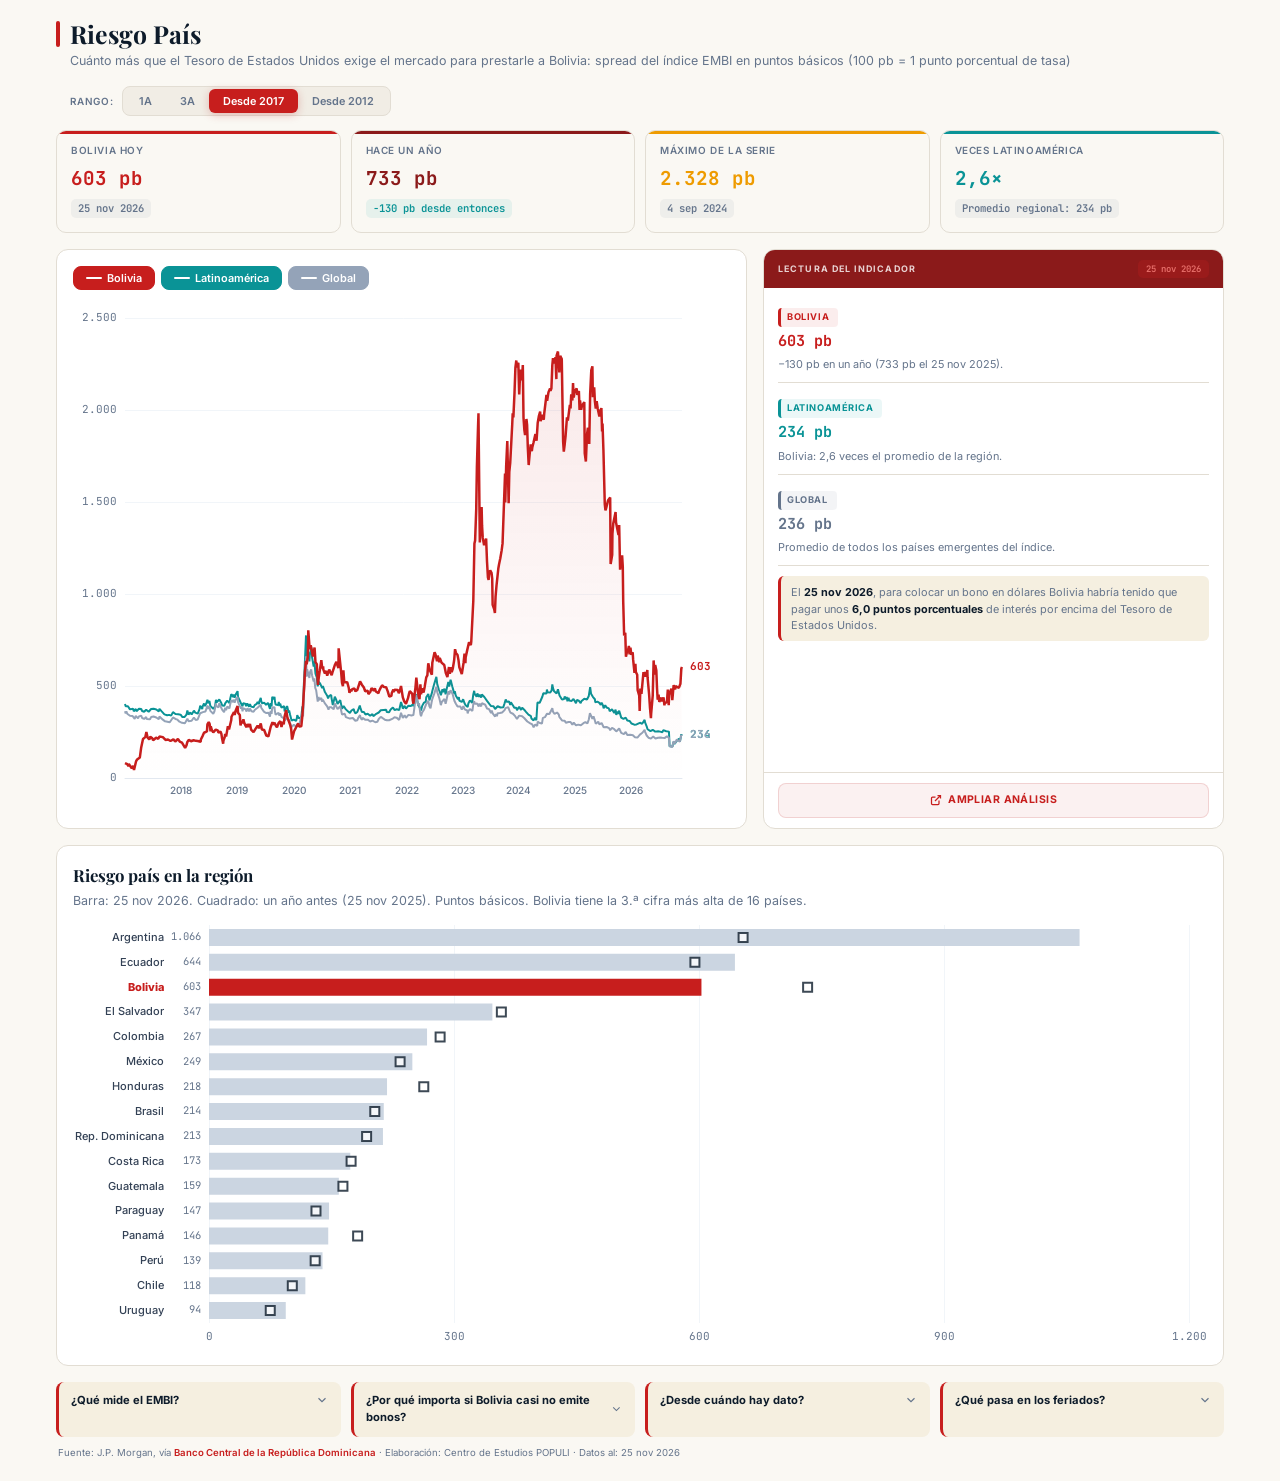
<file: embed/riesgo_pais.html>
<!DOCTYPE html>
<html lang="es" data-theme="light">
<head>
  <meta charset="UTF-8" />
  <meta name="viewport" content="width=device-width, initial-scale=1.0" />
  <title>Riesgo País · Populi</title>
  <link rel="preconnect" href="https://fonts.googleapis.com" />
  <link rel="preconnect" href="https://fonts.gstatic.com" crossorigin />
  <link href="https://fonts.googleapis.com/css2?family=Inter:wght@300..800&family=Playfair+Display:ital,wght@0,400..900;1,400..900&family=JetBrains+Mono:wght@400;500;600;700&display=swap" rel="stylesheet" />
  <link rel="stylesheet" href="estilo.css" />
  <style>#region{height:430px}@media(max-width:500px){#region{height:400px}}</style>
  <script src="lib/echarts.min.js"></script>
  <script src="base.js"></script>
</head>
<body>
  <div class="wrap">
    <div class="sec-hd">
      <div class="sec-title"><span class="accent-bar"></span>Riesgo País</div>
      <div class="sec-sub">Cuánto más que el Tesoro de Estados Unidos exige el mercado para prestarle a Bolivia: spread del índice EMBI en puntos básicos (100 pb = 1 punto porcentual de tasa)</div>
    </div>

    <div class="hz-bar">
      <span class="hz-lbl">Rango:</span><div class="hz-grp" id="b-rango"></div>
    </div>

    <div class="kpi-grid" id="kpis"></div>

    <div class="main-grid">
      <div class="chart-card">
        <div class="chart-ctrl"><div class="tog-grp" id="pastillas"></div></div>
        <div id="chart"><div class="loading"><div class="spinner"></div><span style="font-size:.8rem">Cargando riesgo país…</span></div></div>
      </div>
      <div class="panel">
        <div class="panel-hd"><span class="panel-hd-t">Lectura del indicador</span><span class="panel-hd-d" id="panel-fecha"></span></div>
        <div class="panel-body" id="panel"></div>
        <div class="panel-ft"><a href="../index.html" target="_blank" class="amp"><svg width="12" height="12" viewBox="0 0 24 24" fill="none" stroke="currentColor" stroke-width="2.5"><path d="M18 13v6a2 2 0 01-2 2H5a2 2 0 01-2-2V8a2 2 0 012-2h6"/><polyline points="15 3 21 3 21 9"/><line x1="10" y1="14" x2="21" y2="3"/></svg>Ampliar análisis</a></div>
      </div>
    </div>

    <div class="sub-card">
      <h3>Riesgo país en la región</h3>
      <div class="sec-sub" id="region-sub"></div>
      <div id="region"></div>
    </div>

    <div class="edu-grid" id="preguntas"></div>
    <div class="source"><span class="source-txt" id="fuente"></span></div>
  </div>

  <script>
  (function () {
    const C = PF.C;
    const estado = { rango: '2017', idx: null };
    const SERIES = [
      { k: 'Bolivia', nombre: 'Bolivia', color: C.rojo, ancho: 2.5 },
      { k: 'Latinoamérica', nombre: 'Latinoamérica', color: C.turquesa, ancho: 2 },
      { k: 'Global', nombre: 'Global', color: C.gris, ancho: 2 }
    ];
    const activas = new Set(SERIES.map(function (s) { return s.k; }));

    PF.cargar(['embi.json']).then(function (r) {
      const e = r[0], F = e.fechas, S = e.series, n = F.length - 1;
      const bol = S.Bolivia, lat = S['Latinoamérica'];
      // Índice del último dato con valor en o antes de una fecha (los feriados vienen vacíos).
      const hasta = function (iso) { let i = F.length - 1; while (i > 0 && (F[i] > iso || bol[i] == null)) i--; return i; };
      const hace = function (anios) { const d = new Date(F[n] + 'T00:00:00'); d.setFullYear(d.getFullYear() - anios); return d.toISOString().slice(0, 10); };
      const i1 = hasta(e.region.fecha_hace_un_anio);
      let iMax = 0; bol.forEach(function (v, i) { if (v != null && v > bol[iMax]) iMax = i; });
      const pos = e.region.paises.findIndex(function (p) { return p.pais === 'Bolivia'; }) + 1;

      document.getElementById('kpis').innerHTML =
        PF.kpi(C.rojo, 'Bolivia hoy', PF.num(bol[n], 0) + ' pb', PF.dia(F[n]), 'flat') +
        PF.kpi(C.rojoOscuro, 'Hace un año', PF.num(bol[i1], 0) + ' pb', PF.signo(bol[n] - bol[i1], 0) + ' pb desde entonces', bol[n] < bol[i1] ? 'down' : 'up') +
        PF.kpi(C.oro, 'Máximo de la serie', PF.num(bol[iMax], 0) + ' pb', PF.dia(F[iMax]), 'flat') +
        PF.kpi(C.turquesa, 'Veces Latinoamérica', PF.num(bol[n] / lat[n], 1) + '×', 'Promedio regional: ' + PF.num(lat[n], 0) + ' pb', 'flat');

      const i0 = function () {
        if (estado.rango === 'todo') return 0;
        if (estado.rango === '2017') return F.findIndex(function (f) { return f >= '2017-01-01'; });
        const iso = hace(estado.rango === '1a' ? 1 : 3);
        return F.findIndex(function (f) { return f >= iso; });
      };

      function opciones() {
        const d = PF.dk(), a = i0(), X = F.slice(a), largo = X.length > 800, peq = PF.pequeno();
        return {
          grid: { left: 52, right: peq ? 16 : 48, top: 18, bottom: 34 },
          xAxis: PF.ejeX(X, { boundaryGap: false, axisLabel: { fontFamily: 'Inter', fontSize: 10, fontWeight: 500, color: d ? '#555' : '#64748B',
            // Series largas: un rótulo por año (cada dos en el teléfono). Cortas: uno por trimestre.
            interval: function (i) {
              if (i === 0) return false;
              if (largo) return X[i].slice(0, 4) !== X[i - 1].slice(0, 4) && (!peq || (+X[i].slice(0, 4)) % 2 === 1);
              return X[i].slice(0, 7) !== X[i - 1].slice(0, 7) && (peq ? ['01', '07'] : ['01', '04', '07', '10']).indexOf(X[i].slice(5, 7)) >= 0;
            },
            formatter: function (v) { return largo ? v.slice(0, 4) : PF.MES[+v.slice(5, 7) - 1] + ' ' + v.slice(2, 4); } } }),
          yAxis: PF.ejeY(function (v) { return PF.num(v, 0); }),
          tooltip: PF.tooltip(function (ps) {
            const i = a + ps[0].dataIndex;
            panel(i);
            let t = PF.ttTitulo(PF.dia(F[i]));
            ps.forEach(function (q) { t += PF.ttFila(q.color, q.seriesName, q.value == null ? '—' : PF.num(q.value, 0) + ' pb'); });
            return bol[i] != null && lat[i] ? t + PF.ttPie('Bolivia paga <strong style="color:#fff">' + PF.num(bol[i] / lat[i], 1) + ' veces</strong> el promedio latinoamericano') : t;
          }, { axisPointer: { type: 'line', lineStyle: { color: d ? '#475569' : '#94A3B8', type: 'dashed' } } }),
          series: SERIES.filter(function (s) { return activas.has(s.k); }).map(function (s) {
            return { type: 'line', name: s.nombre, data: S[s.k].slice(a), showSymbol: false, sampling: 'lttb', connectNulls: true,
              lineStyle: { color: s.color, width: s.ancho }, itemStyle: { color: s.color }, z: s.k === 'Bolivia' ? 5 : 2,
              areaStyle: s.k === 'Bolivia' ? { color: new echarts.graphic.LinearGradient(0, 0, 0, 1, [{ offset: 0, color: 'rgba(199,30,29,' + (d ? .22 : .14) + ')' }, { offset: 1, color: 'rgba(199,30,29,0)' }]) } : undefined,
              endLabel: { show: !peq, color: s.color, fontFamily: 'JetBrains Mono', fontSize: 11, fontWeight: 700, formatter: function (p) { return PF.num(p.value, 0); } } };
          })
        };
      }
      const g = PF.montar(document.getElementById('chart'), opciones);
      PF.pastillas(document.getElementById('pastillas'), SERIES, activas, function () { g.redibujar(); });
      PF.botonera(document.getElementById('b-rango'), [['1a', '1A'], ['3a', '3A'], ['2017', 'Desde 2017'], ['todo', 'Desde 2012']], estado.rango,
        function (v) { estado.rango = v; g.redibujar(); });

      function panel(i) {
        if (i === null || i === undefined) i = n;
        if (bol[i] == null) return;
        estado.idx = i;
        document.getElementById('panel-fecha').textContent = PF.dia(F[i]);
        const iso = ((+F[i].slice(0, 4)) - 1) + F[i].slice(4), j = hasta(iso);
        let t = PF.pb(C.rojo, 'Bolivia', PF.num(bol[i], 0) + ' pb', F[j] <= iso && bol[j] != null ? PF.signo(bol[i] - bol[j], 0) + ' pb en un año (' + PF.num(bol[j], 0) + ' pb el ' + PF.dia(F[j]) + ').' : '');
        t += PF.pb(C.turquesa, 'Latinoamérica', PF.num(lat[i], 0) + ' pb', 'Bolivia: ' + PF.num(bol[i] / lat[i], 1) + ' veces el promedio de la región.');
        t += PF.pb(C.grisOscuro, 'Global', PF.num(S.Global[i], 0) + ' pb', 'Promedio de todos los países emergentes del índice.');
        const tasa = bol[i] / 100;
        const c = 'El <strong>' + PF.dia(F[i]) + '</strong>, para colocar un bono en dólares Bolivia habría tenido que pagar unos <strong>' + PF.num(tasa, 1) + ' puntos porcentuales</strong> de interés por encima del Tesoro de Estados Unidos.' +
          (i === iMax ? ' Es el máximo de toda la serie.' : bol[i] >= 1000 ? ' Por encima de 1.000 pb el mercado lee el bono como en riesgo de impago.' : '');
        document.getElementById('panel').innerHTML = t + PF.ctx(c);
      }
      panel(n);

      // Región: barra = hoy; cuadrado hueco = hace un año. Bolivia en rojo, el resto gris.
      document.getElementById('region-sub').innerHTML = 'Barra: ' + PF.dia(e.region.fecha) + '. Cuadrado: un año antes (' + PF.dia(e.region.fecha_hace_un_anio) + '). Puntos básicos. Bolivia tiene la ' + pos + '.ª cifra más alta de ' + e.region.paises.length + ' países.';
      const R = e.region.paises.slice().reverse();
      PF.montar(document.getElementById('region'), function () {
        const d = PF.dk(), tinta = PF.tinta();
        return {
          // Margen fijo: con rótulos «rich» containLabel mide mal y corta el nombre más largo.
          grid: { left: 136, right: 18, top: 6, bottom: 26 },
          tooltip: PF.tooltip(function (ps) {
            const p = R[ps[0].dataIndex];
            return PF.ttTitulo(p.pais) + PF.ttFila(p.pais === 'Bolivia' ? C.rojo : C.gris, 'Hoy', PF.num(p.pb, 0) + ' pb') +
              PF.ttFila('#E2DDD3', 'Hace un año', PF.num(p.pb_hace_un_anio, 0) + ' pb') + PF.ttPie('Cambio: <strong style="color:#fff">' + PF.signo(p.pb - p.pb_hace_un_anio, 0) + ' pb</strong>');
          }),
          xAxis: PF.ejeY(function (v) { return PF.num(v, 0); }, { splitNumber: PF.pequeno() ? 3 : 4 }),
          // La cifra de hoy va junto al nombre, en el eje: no choca con la barra ni con el cuadrado.
          yAxis: PF.ejeX(R.map(function (p) { return p.pais; }), { axisLine: { show: false }, axisLabel: {
            formatter: function (v, i) { return '{' + (v === 'Bolivia' ? 'b' : 'p') + '|' + v + '}  {n|' + PF.num(R[i].pb, 0) + '}'; },
            rich: { p: { color: d ? '#CBD5E1' : '#334155', fontFamily: 'Inter', fontSize: 11, fontWeight: 500 },
                    b: { color: C.rojo, fontFamily: 'Inter', fontSize: 11, fontWeight: 800 },
                    n: { color: d ? '#94A3B8' : '#64748B', fontFamily: 'JetBrains Mono', fontSize: 10.5, width: 30, align: 'right' } } } }),
          series: [
            { type: 'bar', barCategoryGap: '32%', data: R.map(function (p) { return { value: p.pb, itemStyle: { color: p.pais === 'Bolivia' ? C.rojo : (d ? '#475569' : '#CBD5E1') } }; }) },
            { type: 'scatter', symbol: 'rect', symbolSize: 9, z: 5, data: R.map(function (p) { return p.pb_hace_un_anio; }),
              itemStyle: { color: d ? '#141414' : '#fff', borderColor: tinta, borderWidth: 2 } }
          ]
        };
      });

      PF.preguntas(document.getElementById('preguntas'), [
        ['¿Qué mide el EMBI?', 'El <strong>EMBI Global Diversified</strong> de J.P. Morgan compara el rendimiento de los bonos soberanos en dólares de cada país con el de los bonos del Tesoro de Estados Unidos de plazo similar. Sube cuando el mercado ve más probable que el país no pague.'],
        ['¿Por qué importa si Bolivia casi no emite bonos?', 'Porque es el precio al que el mundo le prestaría hoy. Con un spread alto, salir a los mercados para refinanciar vencimientos o conseguir dólares se vuelve prohibitivo, y el Estado depende más del crédito del BCB y de los multilaterales.'],
        ['¿Desde cuándo hay dato?', 'Bolivia entra al índice el ' + PF.dia(F[0]) + ', cuando colocó su primer bono soberano. La serie diaria la publica el Banco Central de la República Dominicana; se descarta la copia vieja de la misma página, que quedó congelada en octubre de 2024.'],
        ['¿Qué pasa en los feriados?', 'Los días sin cotización vienen vacíos en la fuente: la línea los salta y el panel muestra el último día con dato.']
      ]);
      document.getElementById('fuente').innerHTML = 'Fuente: J.P. Morgan, vía <a href="' + e.meta.pagina + '" target="_blank">Banco Central de la República Dominicana</a> · Elaboración: Centro de Estudios POPULI · Datos al: ' + PF.dia(e.meta.ultimo_dato);
    }).catch(function (err) { document.getElementById('chart').innerHTML = '<div class="loading" style="color:#C71E1D">No se pudieron cargar los datos: ' + err.message + '</div>'; });
  })();
  </script>
</body>
</html>
</file>
<file: embed/estilo.css>
/* ════════════════════════════════════════════════════════════════════════════
   Monitor Fiscal POPULI — estilo común de los gráficos.
   COPIADO del Monitor Monetario (populi-monetario/embed/determinantes_base.html), que es
   la referencia de la casa para los monitores: mismas tarjetas de cifras, pastillas,
   panel de lectura, recuadro de conclusión, preguntas desplegables y fuente. Si cambia
   el molde del Monetario, se vuelve a copiar de ahí: no se rediseña acá.
   ════════════════════════════════════════════════════════════════════════════ */
:root {
      --populi:#C71E1D; --populi-light:#E8706B;
      --cream:#F5EFE0; --brown-dark:#3D2B1F;
      --navy:#0D1B2A; --navy-light:#1A2940; --slate:#475569; --slate-light:#64748B;
      --warm-white:#FAF8F3; --light-gray:#F1EDE5; --border:#E2DDD3; --dark-border:#2A3A50;
      --bg:var(--warm-white); --card:#FFFFFF; --text:var(--brown-dark); --muted:var(--slate-light);
      --c-accent:#C71E1D;
      --radius:12px;
    }
    [data-theme="dark"] {
      --bg:#080808; --card:#141414; --text:#E2E8F0; --muted:#64748B;
      --border:#2A3A50; --light-gray:#1A1A1A; --cream:#1A2940;
      
    }
    *,*::before,*::after{box-sizing:border-box;margin:0;padding:0}
    body{font-family:'Inter',system-ui,sans-serif;background:var(--bg);color:var(--text);line-height:1.6;-webkit-font-smoothing:antialiased;transition:background .25s,color .25s}
    .wrap{max-width:1200px;margin:0 auto;padding:20px 16px}

    .sec-hd{margin-bottom:16px}
    .sec-title{font-family:'Playfair Display',Georgia,serif;font-size:1.55rem;font-weight:700;color:var(--navy);display:flex;align-items:center;gap:10px;line-height:1.15}
    [data-theme="dark"] .sec-title{color:#fff}
    .accent-bar{width:4px;height:26px;background:var(--c-accent);border-radius:2px;flex-shrink:0}
    .sec-sub{font-size:.78rem;color:var(--muted);padding-left:14px;margin-top:2px}
    [data-theme="dark"] .sec-sub{color:rgba(255,255,255,.4)}

    .hz-bar{display:flex;align-items:center;gap:8px;margin-bottom:14px;padding-left:14px;flex-wrap:wrap}
    .hz-lbl{font-size:.62rem;font-weight:600;text-transform:uppercase;letter-spacing:.08em;color:var(--muted)}
    .hz-grp{display:flex;flex-wrap:wrap;gap:0;background:var(--light-gray);border-radius:8px;padding:2px;border:1px solid var(--border)}
    [data-theme="dark"] .hz-grp{background:#1A1A1A;border-color:var(--dark-border)}
    .hz-btn{padding:5px 14px;border:none;border-radius:6px;font-family:'Inter',sans-serif;font-size:.68rem;font-weight:600;cursor:pointer;background:transparent;color:var(--muted);transition:all .2s}
    .hz-btn:hover{color:var(--text)}
    .hz-btn.active{background:var(--c-accent);color:#fff;box-shadow:0 2px 8px rgba(185,28,28,.25)}

    .kpi-grid{display:grid;grid-template-columns:repeat(4,1fr);gap:10px;margin-bottom:16px}
    @media(max-width:700px){.kpi-grid{grid-template-columns:repeat(2,1fr)}}
    .kpi{background:var(--warm-white);border:1px solid var(--border);border-radius:10px;padding:12px 14px;position:relative;overflow:hidden;transition:transform .2s}
    [data-theme="dark"] .kpi{background:#141414;border-color:var(--dark-border)}
    .kpi:hover{transform:translateY(-1px)}
    .kpi-lbl{font-size:.62rem;font-weight:600;text-transform:uppercase;letter-spacing:.06em;color:var(--muted);margin-bottom:4px}
    [data-theme="dark"] .kpi-lbl{color:rgba(255,255,255,.4)}
    .kpi-val{font-family:'JetBrains Mono',monospace;font-size:1.2rem;font-weight:700}
    .kpi-d{display:inline-flex;align-items:center;gap:3px;font-family:'JetBrains Mono',monospace;font-size:.66rem;font-weight:600;padding:1px 7px;border-radius:5px;margin-top:4px}
    .kpi-d.up{background:rgba(199,30,29,.08);color:#C71E1D}
    .kpi-d.down{background:rgba(10,147,150,.08);color:#0A9396}
    .kpi-d.flat{background:rgba(100,116,139,.08);color:#64748B}
    [data-theme="dark"] .kpi-d.up{background:rgba(199,30,29,.15)}
    [data-theme="dark"] .kpi-d.down{background:rgba(10,147,150,.15)}

    .main-grid{display:grid;grid-template-columns:3fr 2fr;grid-template-rows:540px;gap:16px}
    @media(max-width:900px){.main-grid{grid-template-columns:1fr;grid-template-rows:420px auto}}
    @media(max-width:500px){.main-grid{grid-template-rows:340px auto}.sec-title{font-size:1.2rem}.sec-sub{font-size:.7rem}.kpi-val{font-size:1rem}.pill{padding:3px 8px;font-size:.6rem}.hz-btn{padding:4px 10px;font-size:.6rem}}
    @media(min-width:1100px){.main-grid{grid-template-rows:580px}}

    .chart-card{background:var(--card);border:1px solid var(--border);border-radius:var(--radius);padding:16px;display:flex;flex-direction:column;height:100%;overflow:hidden}
    [data-theme="dark"] .chart-card{background:#141414;border-color:var(--dark-border)}
    .chart-ctrl{display:flex;flex-wrap:wrap;justify-content:space-between;align-items:center;gap:8px;margin-bottom:10px}
    .tog-grp{display:flex;gap:6px;flex-wrap:wrap}
    .pill{display:flex;align-items:center;gap:5px;padding:4px 12px;border:1.5px solid;border-radius:8px;background:transparent;cursor:pointer;font-family:'Inter',sans-serif;font-size:.68rem;font-weight:600;transition:all .2s}
    .pill:hover{transform:translateY(-1px)}
    .lp{width:16px;height:0;border-top:2.5px solid;border-radius:1px}
    .lp.dashed{border-top-style:dashed}
    #chart{flex:1;min-height:0}

    .panel{background:var(--card);border:1px solid var(--border);border-radius:var(--radius);overflow:hidden;display:flex;flex-direction:column;height:100%}
    [data-theme="dark"] .panel{background:#141414;border-color:var(--dark-border)}
    .panel-hd{background:#8B1A1A;padding:10px 14px;display:flex;align-items:center;justify-content:space-between}
    [data-theme="dark"] .panel-hd{background:#2A0A0A}
    .panel-hd-t{font-size:.56rem;font-weight:700;text-transform:uppercase;letter-spacing:.12em;color:rgba(255,255,255,.8)}
    .panel-hd-d{font-family:'JetBrains Mono',monospace;font-size:.56rem;font-weight:600;color:#E8706B;background:rgba(199,30,29,.25);padding:2px 8px;border-radius:5px}
    .panel-body{padding:14px;flex:1;overflow-y:auto}
    .pb{margin-bottom:10px;padding-bottom:10px;border-bottom:1px solid var(--border)}
    [data-theme="dark"] .pb{border-color:var(--dark-border)}
    .pb:last-child{border-bottom:none;margin-bottom:0;padding-bottom:0}
    .pb-lbl{display:inline-flex;align-items:center;gap:4px;font-size:.58rem;font-weight:700;text-transform:uppercase;letter-spacing:.06em;margin-bottom:2px;padding:2px 9px 2px 6px;border-radius:4px;border-left:3px solid}
    .pb-val{font-family:'JetBrains Mono',monospace;font-size:.95rem;font-weight:700;margin-bottom:3px}
    .pb-desc{font-size:.68rem;line-height:1.5;color:var(--muted)}
    [data-theme="dark"] .pb-desc{color:rgba(255,255,255,.45)}
    .pb-desc strong{color:var(--navy)}
    [data-theme="dark"] .pb-desc strong{color:#E2E8F0}
    .ctx{background:var(--cream);border-radius:6px;padding:8px 10px;border-left:3px solid var(--c-accent);margin-top:6px}
    [data-theme="dark"] .ctx{background:var(--navy-light)}
    .ctx p{font-size:.68rem;line-height:1.5;color:var(--muted)}
    [data-theme="dark"] .ctx p{color:#64748B}
    .ctx p strong{color:var(--navy)}
    [data-theme="dark"] .ctx p strong{color:#E2E8F0}
    .panel-ft{padding:10px 14px;border-top:1px solid var(--border)}
    [data-theme="dark"] .panel-ft{border-color:var(--dark-border)}
    .amp{display:flex;align-items:center;justify-content:center;gap:6px;width:100%;padding:8px 0;border-radius:8px;font-family:'Inter',sans-serif;font-size:.66rem;font-weight:700;letter-spacing:.04em;text-transform:uppercase;color:var(--c-accent);background:rgba(185,28,28,.06);border:1.5px solid rgba(185,28,28,.15);transition:all .2s;text-decoration:none;cursor:pointer}
    [data-theme="dark"] .amp{background:rgba(185,28,28,.1);border-color:rgba(185,28,28,.25)}
    .amp:hover{background:rgba(185,28,28,.12);border-color:rgba(185,28,28,.3);transform:translateY(-1px);text-decoration:none}

    .edu-grid{display:grid;grid-template-columns:repeat(auto-fit,minmax(260px,1fr));gap:10px;margin-top:16px}
    .edu{background:var(--cream);border-radius:8px;padding:10px 12px;border-left:3px solid var(--c-accent);cursor:pointer;transition:all .2s}
    [data-theme="dark"] .edu{background:var(--navy-light)}
    .edu:hover{transform:translateY(-1px);box-shadow:0 2px 8px rgba(0,0,0,.08)}
    .edu-t{font-size:.7rem;font-weight:700;color:var(--navy);display:flex;align-items:center;justify-content:space-between}
    [data-theme="dark"] .edu-t{color:#E2E8F0}
    .edu-t svg{width:14px;height:14px;transition:transform .2s;color:var(--muted)}
    .edu.open .edu-t svg{transform:rotate(180deg)}
    .edu-body{display:none;font-size:.68rem;line-height:1.6;color:var(--muted);margin-top:6px;padding-top:6px;border-top:1px solid var(--border)}
    [data-theme="dark"] .edu-body{color:#64748B;border-color:var(--dark-border)}
    .edu.open .edu-body{display:block}

    .source{display:flex;align-items:center;justify-content:space-between;margin-top:8px;padding:0 2px}
    .source-txt{font-size:.6rem;color:var(--muted)}
    .source-txt a{color:var(--populi);font-weight:600;text-decoration:none}
    .source-txt a:hover{text-decoration:underline}

    .loading{display:flex;align-items:center;justify-content:center;height:300px;flex-direction:column;gap:12px;color:var(--muted)}
    .spinner{width:32px;height:32px;border:3px solid var(--border);border-top-color:var(--c-accent);border-radius:50%;animation:spin .7s linear infinite}
    @keyframes spin{to{transform:rotate(360deg)}}

    /* ── Agregados del Fiscal (no están en el molde) ─────────────────────────── */
    .kpi-grid.tres{grid-template-columns:repeat(3,1fr)}
    @media(max-width:700px){.kpi-grid.tres{grid-template-columns:1fr 1fr}}
    .sub-card{background:var(--card);border:1px solid var(--border);border-radius:var(--radius);padding:16px;margin-top:16px}
    [data-theme="dark"] .sub-card{background:#141414;border-color:var(--dark-border)}
    .sub-card h3{font-family:'Playfair Display',Georgia,serif;font-size:1.05rem;font-weight:700;color:var(--navy);margin-bottom:2px}
    [data-theme="dark"] .sub-card h3{color:#fff}
    .sub-card .sec-sub{padding-left:0;margin-bottom:8px}
    .marca{position:absolute;right:14px;bottom:10px;font-family:'Playfair Display',Georgia,serif;font-style:italic;font-weight:700;font-size:14px;color:rgba(199,30,29,.18);pointer-events:none}
    .chart-card{position:relative}
    .pill.off{opacity:.9}
    table.tbl{width:100%;border-collapse:collapse;font-size:.68rem;margin-top:6px}
    table.tbl td{padding:3px 0;border-bottom:1px solid var(--border);color:var(--muted)}
    [data-theme="dark"] table.tbl td{border-color:var(--dark-border)}
    table.tbl td:last-child,table.tbl td:nth-child(2){text-align:right;font-family:'JetBrains Mono',monospace;font-weight:600;color:var(--text)}
</file>
